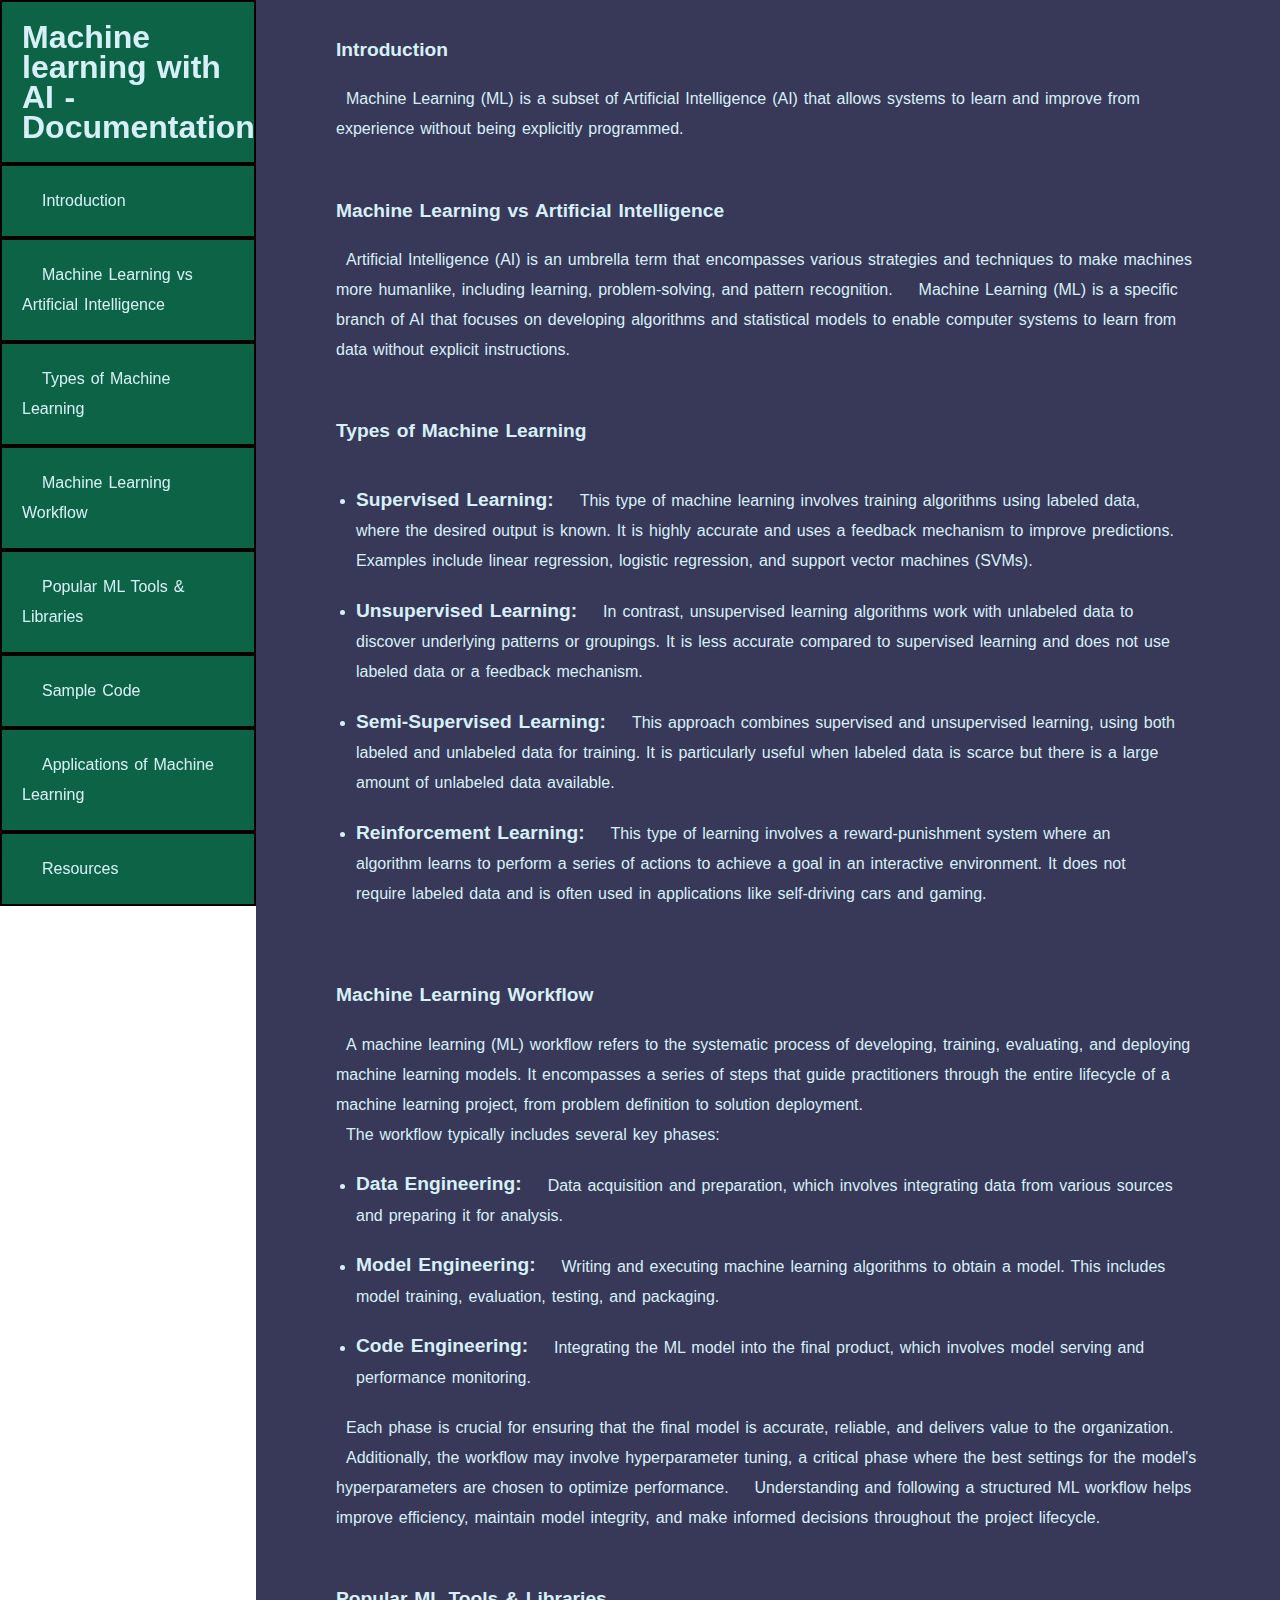
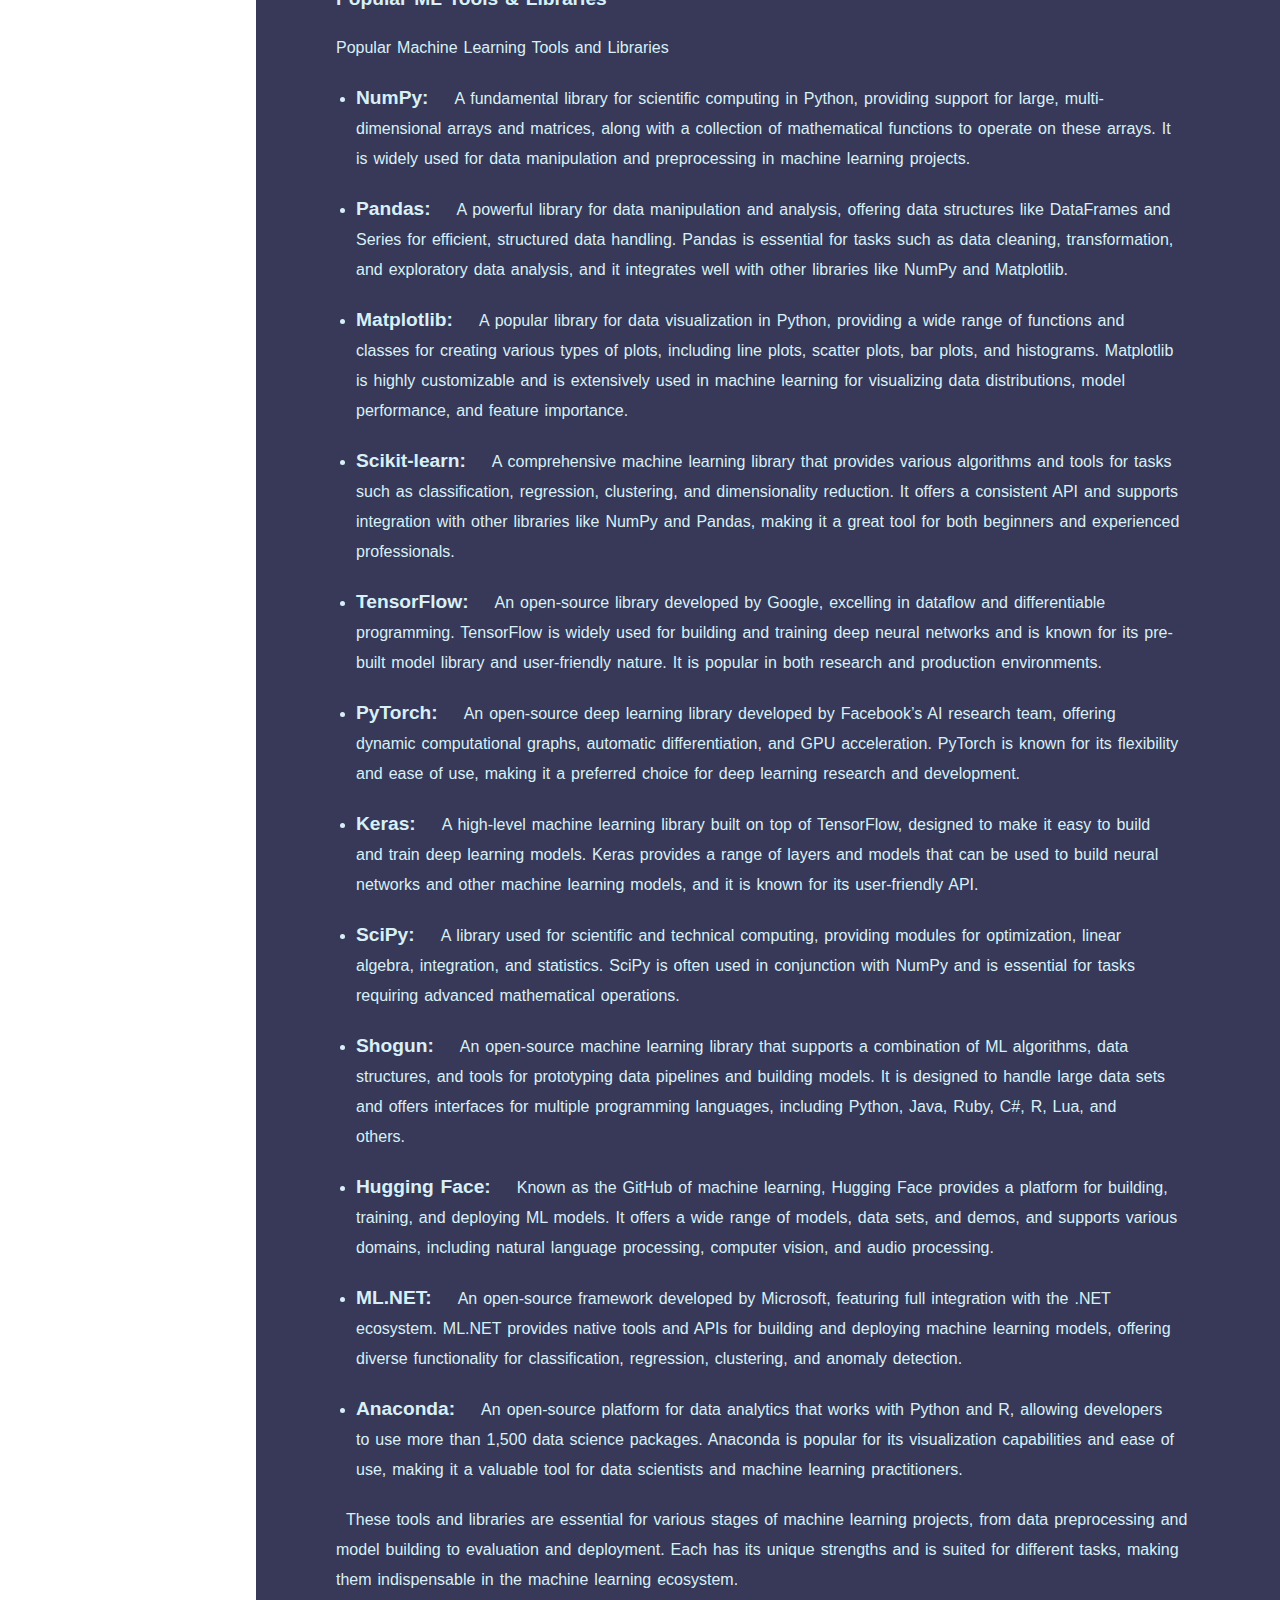
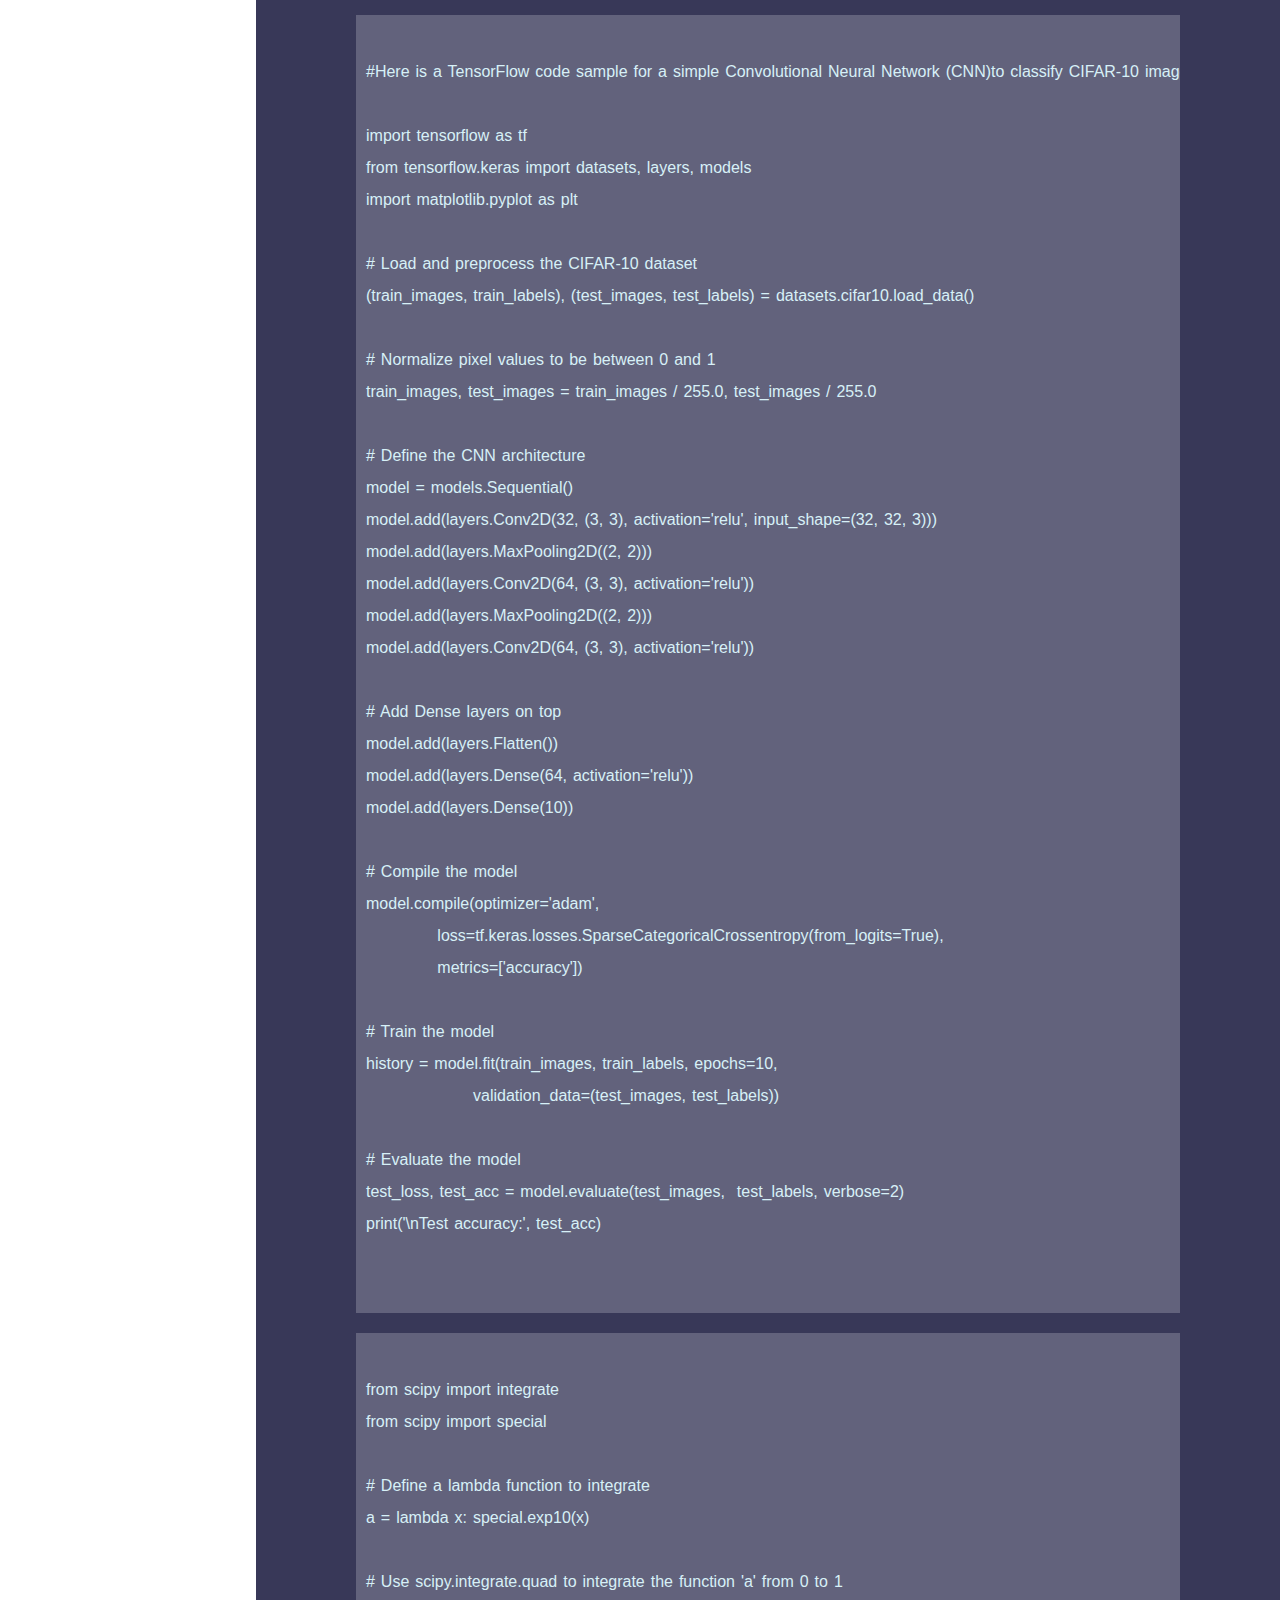
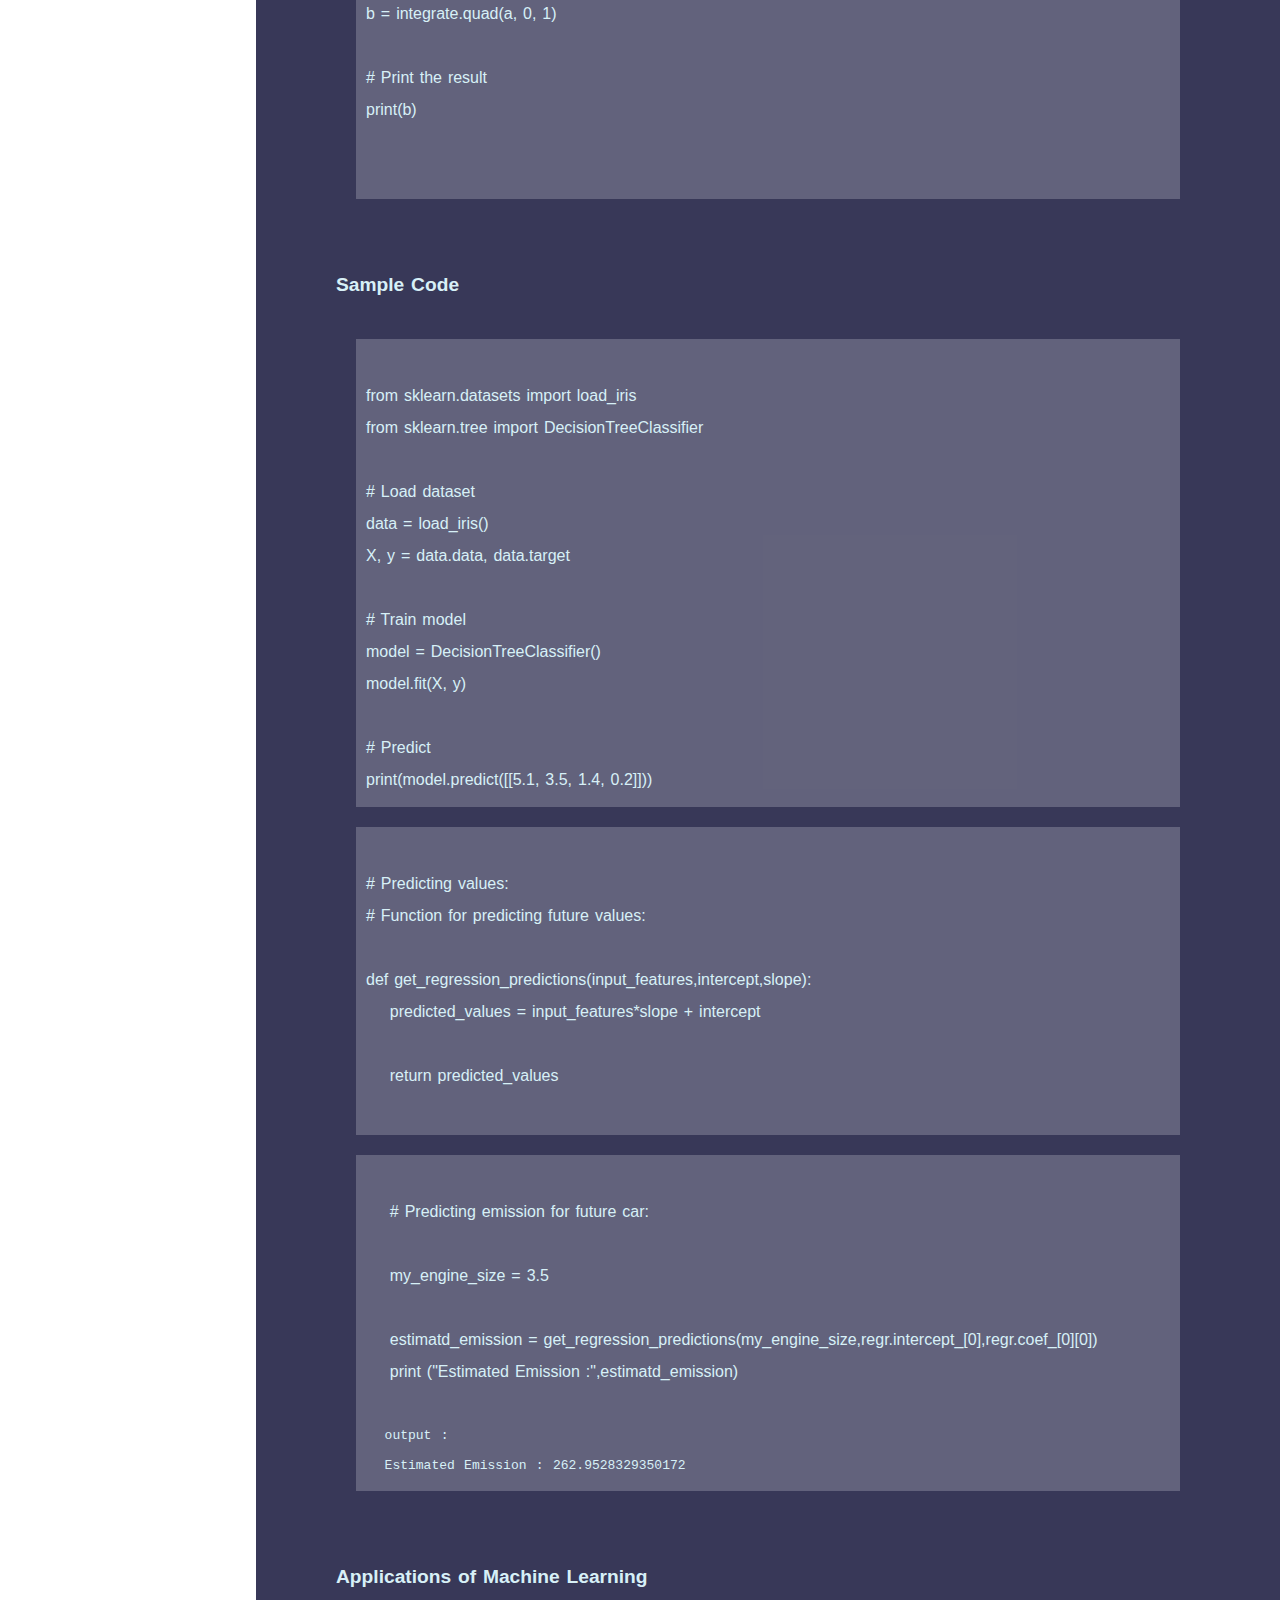
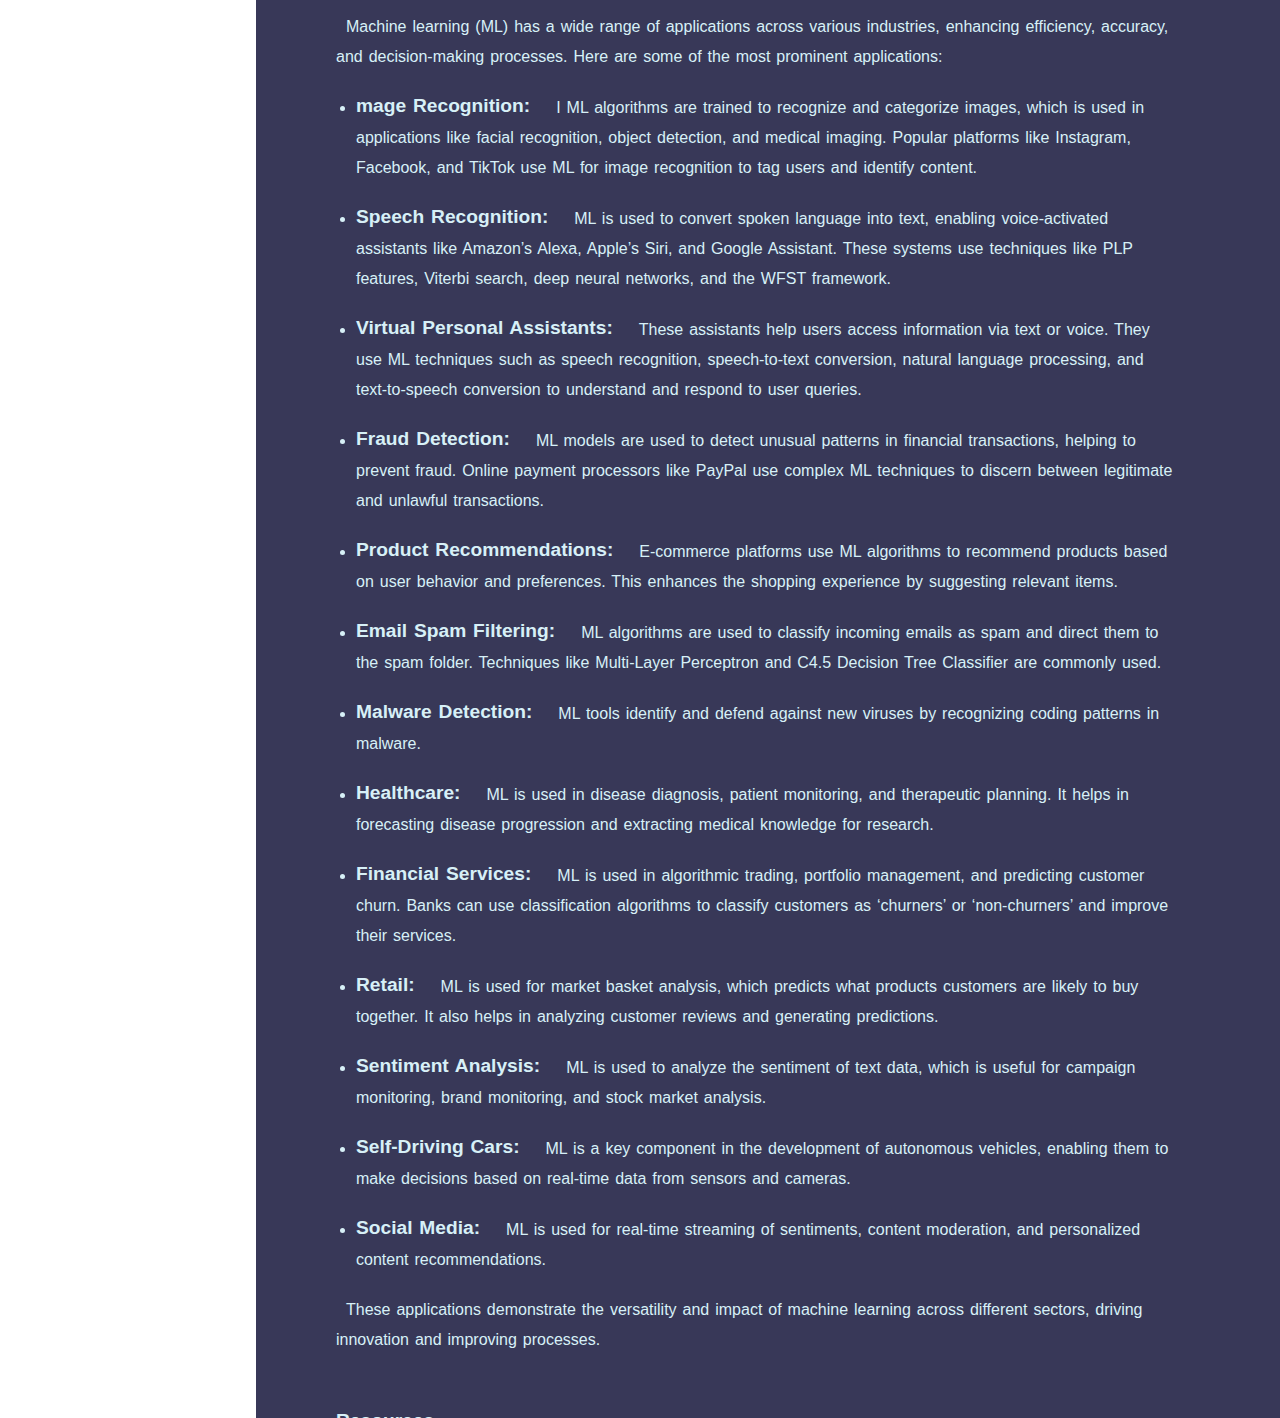
<file: Documentation/index.html>
<!DOCTYPE html>
<html lang="en">

<head>
  <meta charset="UTF-8" />
  <meta name="viewport" content="width=device-width, initial-scale=1.0" />
  <title>Machine Learning with AI - Documentation</title>
  <link rel="stylesheet" href="styles.css">

</head>

<body>
  <nav id="navbar">
    <header id="header">
      <h1>Machine learning with AI - Documentation</h1>
    </header>
    <ul>
      <li><a class="nav-link" href="#Introduction">Introduction</a></li>
      <li><a class="nav-link" href="#Machine_Learning_vs_Artificial_Intelligence">Machine Learning vs Artificial Intelligence</a></li>
      <li><a class="nav-link" href="#types_of_Machine_Learning">Types of Machine Learning</a></li>
      <li><a class="nav-link" href="#Machine_Learning_Workflow">Machine Learning Workflow</a></li>
      <li><a class="nav-link" href="#Popular_ML_Tools_&_Libraries">Popular ML Tools & Libraries</a></li>
      <li><a class="nav-link" href="#Sample_Code">Sample Code</a></li>
      <li><a class="nav-link" href="#applications_of_Machine_Learning">Applications of Machine Learning</a></li>
      <li><a class="nav-link" href="#resources">Resources</a></li>
    </ul>
  </nav>
  <main id="main-doc">
    <section id="Introduction" class="main-section">
      <header>Introduction</header>
      <p>Machine Learning (ML) is a subset of Artificial Intelligence (AI) that allows systems to learn and improve from
        experience without being explicitly programmed.</p>
    </section>

    <section id="Machine_Learning_vs_Artificial_Intelligence" class="main-section">
      <header>Machine Learning vs Artificial Intelligence</header>
      <p>Artificial Intelligence (AI) is an umbrella term that encompasses various strategies and techniques to make
        machines more humanlike, including learning, problem-solving, and pattern recognition.</p>
      <p>Machine Learning (ML) is a specific branch of AI that focuses on developing algorithms and statistical models
        to enable computer systems to learn from data without explicit instructions.</p>
      <!-- <ul>
        <li>AI is the broader concept of machines being able to carry out tasks in a smart way.</li>
        <li>ML is an application of AI that enables systems to learn from data.</li>
      </ul> -->
    </section>

    <section id="types_of_Machine_Learning" class="main-section">
      <header>Types of Machine Learning</header>
      <!-- <ul>
      <li>Supervised Learning</li>
      <li>Unsupervised Learning</li>
      <li>Semi-Supervised Learning</li>
      <li>Reinforcement Learning</li>
    </ul> -->
      <ul>
        <li>
          <header>Supervised Learning:</header>
          <p>This type of machine learning involves training algorithms using labeled data, where the
            desired output is known. It is highly accurate and uses a feedback mechanism to improve predictions.
            Examples
            include linear regression, logistic regression, and support vector machines (SVMs).</p>
        </li>
        <li>
          <header>Unsupervised Learning:</header>
          <p>In contrast, unsupervised learning algorithms work with unlabeled data to discover
            underlying patterns or groupings. It is less accurate compared to supervised learning and does not use
            labeled
            data or a feedback mechanism.</p>
        </li>
        <li>
          <header>Semi-Supervised Learning:</header>
          <p>This approach combines supervised and unsupervised learning, using both labeled and
            unlabeled data for training. It is particularly useful when labeled data is scarce but there is a large
            amount
            of unlabeled data available.</p>
        </li>
        <li>
          <header>Reinforcement Learning:</header>
          <p>This type of learning involves a reward-punishment system where an algorithm learns to
            perform a series of actions to achieve a goal in an interactive environment. It does not require labeled
            data
            and is often used in applications like self-driving cars and gaming.</p>
        </li>
      </ul>
    </section>

    <section id="Machine_Learning_Workflow" class="main-section">
      <header>Machine Learning Workflow</header>
      <p>A machine learning (ML) workflow refers to the systematic process of developing, training, evaluating, and
        deploying machine learning models. It encompasses a series of steps that guide practitioners through the entire
        lifecycle of a machine learning project, from problem definition to solution deployment.</p><br>
      <p>The workflow typically includes several key phases:</p>
      <ul>
        <li>
          <header>Data Engineering:</header>
          <p>Data acquisition and preparation, which involves integrating data from various sources and
            preparing it for analysis.</p>
        </li>
        <li>
          <header>Model Engineering:</header>
          <p>Writing and executing machine learning algorithms to obtain a model. This includes model
            training, evaluation, testing, and packaging.</p>
        </li>
        <li>
          <header>Code Engineering:</header>
          <p>Integrating the ML model into the final product, which involves model serving and
            performance monitoring.</p>
        </li>
      </ul>
      <p>Each phase is crucial for ensuring that the final model is accurate, reliable, and delivers value to the
        organization.</p>
      <p>Additionally, the workflow may involve hyperparameter tuning, a critical phase where the best settings for the
        model's hyperparameters are chosen to optimize performance.</p>
      <p>Understanding and following a structured ML workflow helps improve efficiency, maintain model integrity, and
        make informed decisions throughout the project lifecycle.</p>








      <!-- <ul>
        <li>Data Collection</li>
        <li>Data Preprocessing</li>
        <li>Model Selection</li>
        <li>Training</li>
        <li>Evaluation</li>
        <li>Deployment</li>
      </ul> -->
    </section>

    <section id="Popular_ML_Tools_&_Libraries" class="main-section">
      <header>Popular ML Tools & Libraries</header>
      <ul>

        <head>Popular Machine Learning Tools and Libraries</head>
        <li>
          <header>NumPy:</header>
          <p> A fundamental library for scientific computing in Python, providing support for large, multi-dimensional
            arrays and matrices, along with a collection of mathematical functions to operate on these arrays. It is
            widely used for data manipulation and preprocessing in machine learning projects.</p>
        </li>
        <li>
          <header>Pandas:</header>
          <p> A powerful library for data manipulation and analysis, offering data structures like DataFrames and Series
            for efficient, structured data handling. Pandas is essential for tasks such as data cleaning,
            transformation, and exploratory data analysis, and it integrates well with other libraries like NumPy and
            Matplotlib.</p>
        </li>
        <li>
          <header>Matplotlib:</header>
          <p> A popular library for data visualization in Python, providing a wide range of functions and classes for
            creating various types of plots, including line plots, scatter plots, bar plots, and histograms. Matplotlib
            is highly customizable and is extensively used in machine learning for visualizing data distributions, model
            performance, and feature importance.</p>
        </li>
        <li>
          <header>Scikit-learn:</header>
          <p> A comprehensive machine learning library that provides various algorithms and tools for tasks such as
            classification, regression, clustering, and dimensionality reduction. It offers a consistent API and
            supports integration with other libraries like NumPy and Pandas, making it a great tool for both beginners
            and experienced professionals.</p>
        </li>
        <li>
          <header>TensorFlow:</header>
          <p> An open-source library developed by Google, excelling in dataflow and differentiable programming.
            TensorFlow is widely used for building and training deep neural networks and is known for its pre-built
            model library and user-friendly nature. It is popular in both research and production environments.</p>
        </li>
        
        <li>
          <header>PyTorch:</header>
          <p> An open-source deep learning library developed by Facebook’s AI research team, offering dynamic
            computational graphs, automatic differentiation, and GPU acceleration. PyTorch is known for its flexibility
            and ease of use, making it a preferred choice for deep learning research and development.</p>
        </li>
        <li>
          <header>Keras:</header>
          <p> A high-level machine learning library built on top of TensorFlow, designed to make it easy to build and
            train deep learning models. Keras provides a range of layers and models that can be used to build neural
            networks and other machine learning models, and it is known for its user-friendly API.</p>
        </li>
        <li>
          <header>SciPy:</header>
          <p> A library used for scientific and technical computing, providing modules for optimization, linear algebra,
            integration, and statistics. SciPy is often used in conjunction with NumPy and is essential for tasks
            requiring advanced mathematical operations.</p>
        </li>
        
        <li>
          <header>Shogun:</header>
          <p> An open-source machine learning library that supports a combination of ML algorithms, data structures, and
            tools for prototyping data pipelines and building models. It is designed to handle large data sets and
            offers interfaces for multiple programming languages, including Python, Java, Ruby, C#, R, Lua, and others.
          </p>
        </li>
        <li>
          <header>Hugging Face:</header>
          <p>Known as the GitHub of machine learning, Hugging Face provides a platform for building, training, and
            deploying ML models. It offers a wide range of models, data sets, and demos, and supports various domains,
            including natural language processing, computer vision, and audio processing.</p>
        </li>
        <li>
          <header>ML.NET:</header>
          <p> An open-source framework developed by Microsoft, featuring full integration with the .NET ecosystem.
            ML.NET provides native tools and APIs for building and deploying machine learning models, offering diverse
            functionality for classification, regression, clustering, and anomaly detection.</p>
        </li>
        <li>
          <header>Anaconda:</header>
          <p> An open-source platform for data analytics that works with Python and R, allowing developers to use more
            than 1,500 data science packages. Anaconda is popular for its visualization capabilities and ease of use,
            making it a valuable tool for data scientists and machine learning practitioners.</p>
        </li>
      </ul>
      <p>These tools and libraries are essential for various stages of machine learning projects, from data
        preprocessing and model building to evaluation and deployment. Each has its unique strengths and is suited for
        different tasks, making them indispensable in the machine learning ecosystem.
      </p>
      <pre>
        <code>
#Here is a TensorFlow code sample for a simple Convolutional Neural Network (CNN)to classify CIFAR-10 images:

import tensorflow as tf
from tensorflow.keras import datasets, layers, models
import matplotlib.pyplot as plt

# Load and preprocess the CIFAR-10 dataset
(train_images, train_labels), (test_images, test_labels) = datasets.cifar10.load_data()

# Normalize pixel values to be between 0 and 1
train_images, test_images = train_images / 255.0, test_images / 255.0

# Define the CNN architecture
model = models.Sequential()
model.add(layers.Conv2D(32, (3, 3), activation='relu', input_shape=(32, 32, 3)))
model.add(layers.MaxPooling2D((2, 2)))
model.add(layers.Conv2D(64, (3, 3), activation='relu'))
model.add(layers.MaxPooling2D((2, 2)))
model.add(layers.Conv2D(64, (3, 3), activation='relu'))

# Add Dense layers on top
model.add(layers.Flatten())
model.add(layers.Dense(64, activation='relu'))
model.add(layers.Dense(10))

# Compile the model
model.compile(optimizer='adam',
            loss=tf.keras.losses.SparseCategoricalCrossentropy(from_logits=True),
            metrics=['accuracy'])

# Train the model
history = model.fit(train_images, train_labels, epochs=10, 
                  validation_data=(test_images, test_labels))

# Evaluate the model
test_loss, test_acc = model.evaluate(test_images,  test_labels, verbose=2)
print('\nTest accuracy:', test_acc)
        </code>
      </pre>
      <pre>
        <code>
from scipy import integrate
from scipy import special

# Define a lambda function to integrate
a = lambda x: special.exp10(x)

# Use scipy.integrate.quad to integrate the function 'a' from 0 to 1
b = integrate.quad(a, 0, 1)

# Print the result
print(b)
        </code>
      </pre>
      <!-- <ul>
        <li>Python</li>
        <li>Scikit-learn</li>
        <li>TensorFlow</li>
        <li>PyTorch</li>
        <li>Pandas & NumPy</li>
      </ul> -->
    </section>

    <section id="Sample_Code" class="main-section">
      <header>Sample Code</header>
      <pre><code>
from sklearn.datasets import load_iris
from sklearn.tree import DecisionTreeClassifier

# Load dataset
data = load_iris()
X, y = data.data, data.target

# Train model
model = DecisionTreeClassifier()
model.fit(X, y)

# Predict
print(model.predict([[5.1, 3.5, 1.4, 0.2]]))</code></pre>

<pre>
  <code>
# Predicting values:
# Function for predicting future values:
    
def get_regression_predictions(input_features,intercept,slope):
    predicted_values = input_features*slope + intercept

    return predicted_values
  </code>
</pre>

<pre>
  <code>
    # Predicting emission for future car:

    my_engine_size = 3.5
    
    estimatd_emission = get_regression_predictions(my_engine_size,regr.intercept_[0],regr.coef_[0][0])
    print ("Estimated Emission :",estimatd_emission)
  </code>
  output : 
  Estimated Emission : 262.9528329350172
</pre>
    </section>

    <section id="applications_of_Machine_Learning" class="main-section">
      <header>Applications of Machine Learning</header>
      <p>Machine learning (ML) has a wide range of applications across various industries, enhancing efficiency,
        accuracy, and decision-making processes. Here are some of the most prominent applications:</p>
      <ul>
        <li>
          <header>mage Recognition:</header>
          <p>I ML algorithms are trained to recognize and categorize images, which is used in applications like facial
            recognition, object detection, and medical imaging. Popular platforms like Instagram, Facebook, and TikTok
            use ML for image recognition to tag users and identify content. </p>
        </li>
        <li>
          <header>Speech Recognition:</header>
          <p>ML is used to convert spoken language into text, enabling voice-activated assistants like Amazon’s Alexa,
            Apple’s Siri, and Google Assistant. These systems use techniques like PLP features, Viterbi search, deep
            neural networks, and the WFST framework. </p>
        </li>
        <li>
          <header>Virtual Personal Assistants:</header>
          <p>These assistants help users access information via text or voice. They use ML techniques such as speech
            recognition, speech-to-text conversion, natural language processing, and text-to-speech conversion to
            understand and respond to user queries. </p>
        </li>
        <li>
          <header>Fraud Detection:</header>
          <p>ML models are used to detect unusual patterns in financial transactions, helping to prevent fraud. Online
            payment processors like PayPal use complex ML techniques to discern between legitimate and unlawful
            transactions. </p>
        </li>
        <li>
          <header>Product Recommendations:</header>
          <p>E-commerce platforms use ML algorithms to recommend products based on user behavior and preferences. This
            enhances the shopping experience by suggesting relevant items. </p>
        </li>
        <li>
          <header>Email Spam Filtering:</header>
          <p>ML algorithms are used to classify incoming emails as spam and direct them to the spam folder. Techniques
            like Multi-Layer Perceptron and C4.5 Decision Tree Classifier are commonly used. </p>
        </li>
        <li>
          <header>Malware Detection:</header>
          <p>ML tools identify and defend against new viruses by recognizing coding patterns in malware. </p>
        </li>
        <li>
          <header>Healthcare:</header>
          <p>ML is used in disease diagnosis, patient monitoring, and therapeutic planning. It helps in forecasting
            disease progression and extracting medical knowledge for research. </p>
        </li>
        <li>
          <header>Financial Services:</header>
          <p>ML is used in algorithmic trading, portfolio management, and predicting customer churn. Banks can use
            classification algorithms to classify customers as ‘churners’ or ‘non-churners’ and improve their services.
          </p>
        </li>
        <li>
          <header>Retail:</header>
          <p>ML is used for market basket analysis, which predicts what products customers are likely to buy together.
            It also helps in analyzing customer reviews and generating predictions. </p>
        </li>
        <li>
          <header>Sentiment Analysis:</header>
          <p>ML is used to analyze the sentiment of text data, which is useful for campaign monitoring, brand
            monitoring, and stock market analysis. </p>
        </li>
        <li>
          <header>Self-Driving Cars:</header>
          <p>ML is a key component in the development of autonomous vehicles, enabling them to make decisions based on
            real-time data from sensors and cameras. </p>
        </li>
        <li>
          <header>Social Media:</header>
          <p>ML is used for real-time streaming of sentiments, content moderation, and personalized content
            recommendations. </p>
        </li>
      </ul>

      <p>These applications demonstrate the versatility and impact of machine learning across different sectors, driving
        innovation and improving processes.</p>
      <!-- <ul>
        <li>Speech Recognition</li>
        <li>Image and Video Analysis</li>
        <li>Recommendation Systems</li>
        <li>Fraud Detection</li>
        <li>Medical Diagnosis</li>
      </ul> -->
    </section>

    <section id="resources" class="main-section">
      <header>Resources</header>
      <ul>
        <li><a href="https://scikit-learn.org/" target="_blank">Scikit-learn Documentation</a></li>
        <li><a href="https://www.tensorflow.org/" target="_blank">TensorFlow</a></li>
        <li><a href="https://pytorch.org/" target="_blank">PyTorch</a></li>
        <li><a href="https://www.kaggle.com/" target="_blank">Kaggle</a></li>
      </ul>
    </section>
  </main>
</body>

</html>
</file>
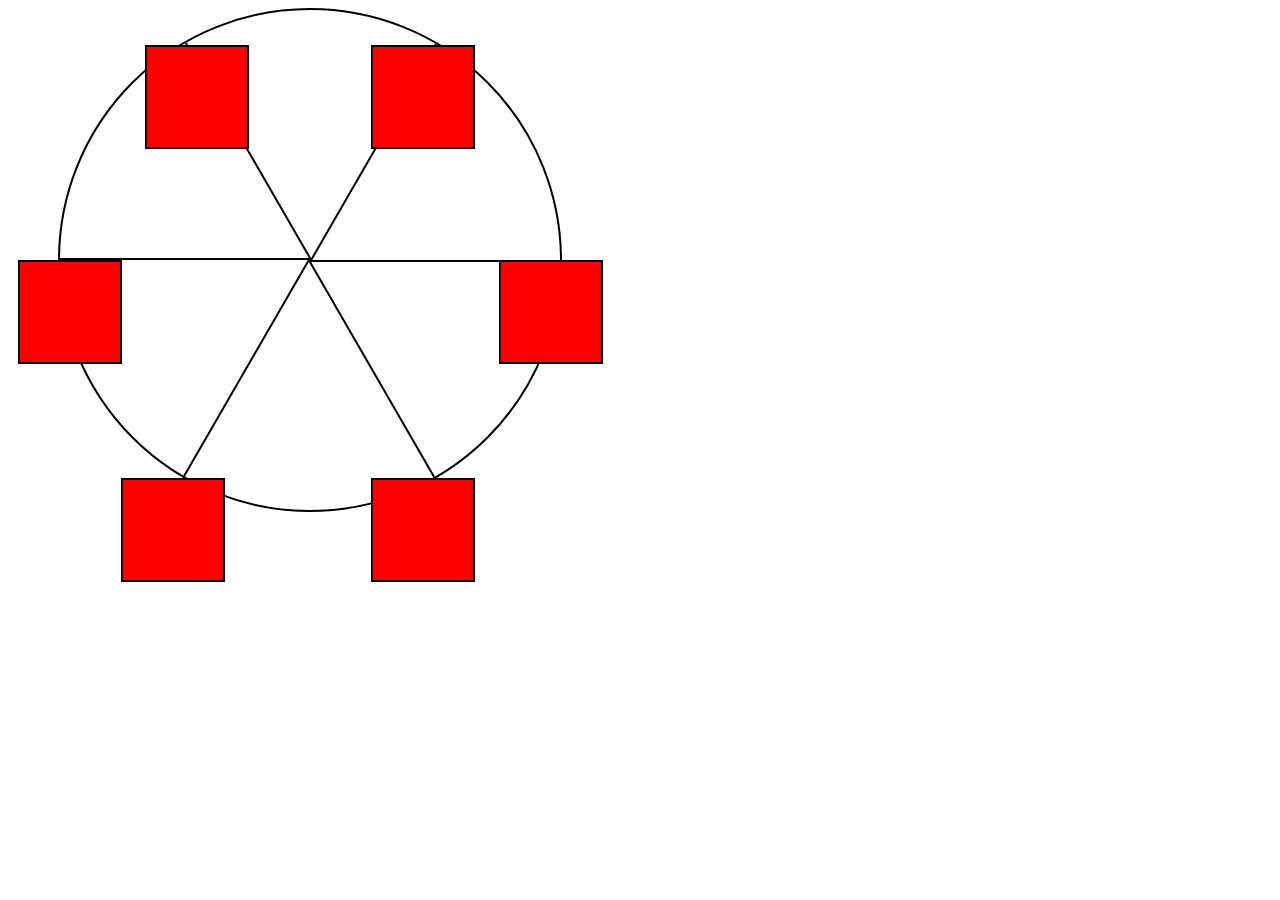
<file: feeries wheel/index.html>
<!DOCTYPE html>
<html lang="en">
  <head>
    <meta charset="UTF-8">
    <title>Ferris Wheel</title>
    <link rel="stylesheet" href="./styles.css">
  </head>
  <body>
    <div class="wheel">
      <span class="line"></span>
      <span class="line"></span>
      <span class="line"></span>
      <span class="line"></span>
      <span class="line"></span>
      <span class="line"></span>
      <div class="cabin"></div>
      <div class="cabin"></div>
      <div class="cabin"></div>
      <div class="cabin"></div>
      <div class="cabin"></div>
      <div class="cabin"></div>
    </div>
  </body>
</html>
</file>
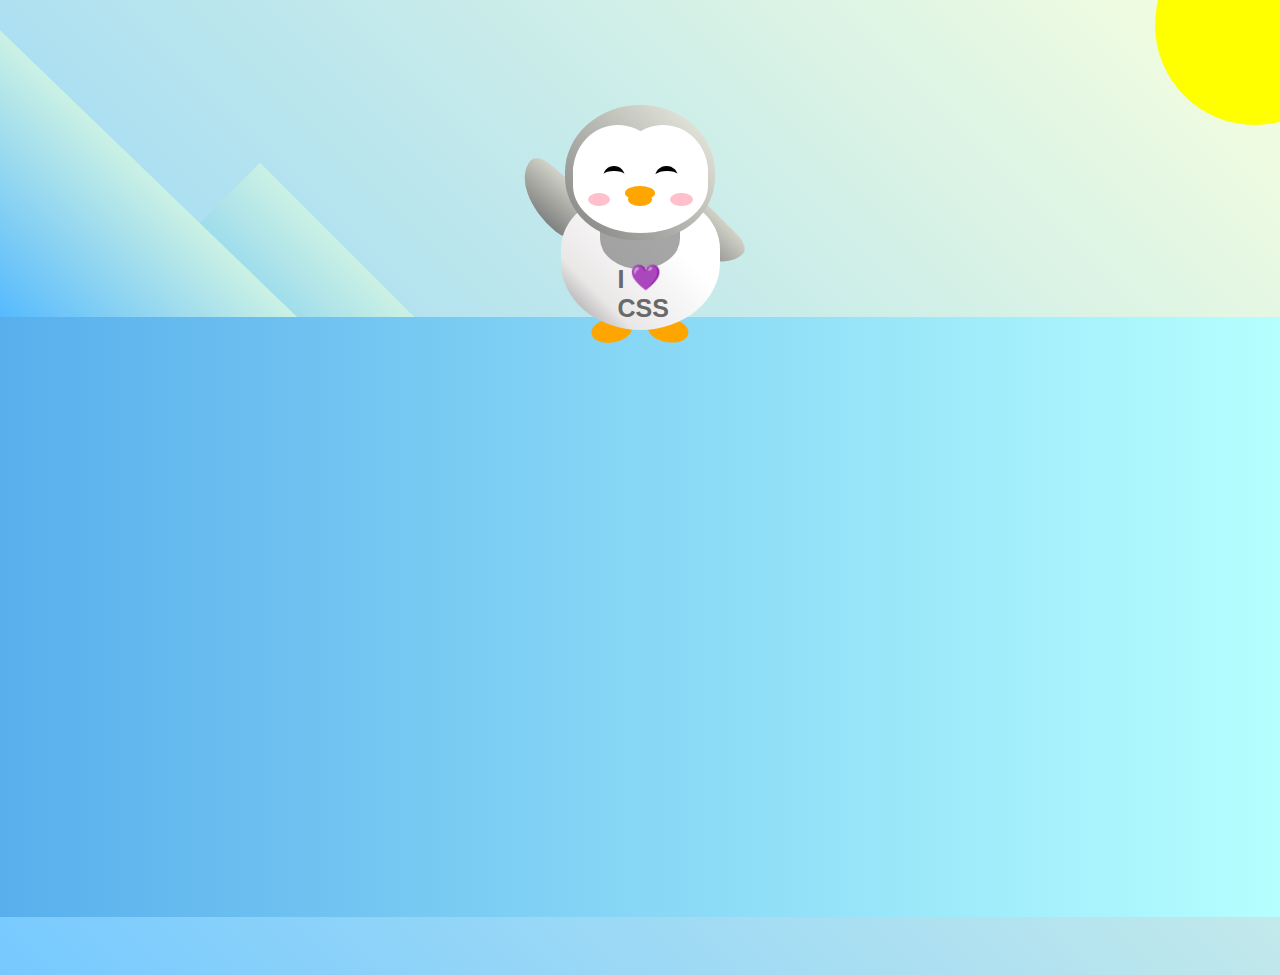
<file: penguin/index.html>
<!DOCTYPE html>
<html lang="en">
  <head>
    <meta charset="UTF-8" />
    <link rel="stylesheet" href="./styles.css" />
    <title>Penguin</title>
    <meta name="viewport" content="width=device-width, initial-scale=1.0" />
  </head>
  <body>
    <div class="left-mountain"></div>
    <div class="back-mountain"></div>
    <div class="sun"></div>
    <div class="penguin">
      <div class="penguin-head">
        <div class="face left"></div>
        <div class="face right"></div>
        <div class="chin"></div>
        <div class="eye left">
          <div class="eye-lid"></div>
        </div>
        <div class="eye right">
          <div class="eye-lid"></div>
        </div>
        <div class="blush left"></div>
        <div class="blush right"></div>
        <div class="beak top"></div>
        <div class="beak bottom"></div>
      </div>
      <div class="shirt">
        <div>💜</div>
        <p>I CSS</p>
      </div> 
      <div class="penguin-body">
        <div class="arm left"></div>
        <div class="arm right"></div>
        <div class="foot left"></div>
        <div class="foot right"></div>
      </div>
    </div>
    <div class="ground"></div>
  </body>
</html>
</file>
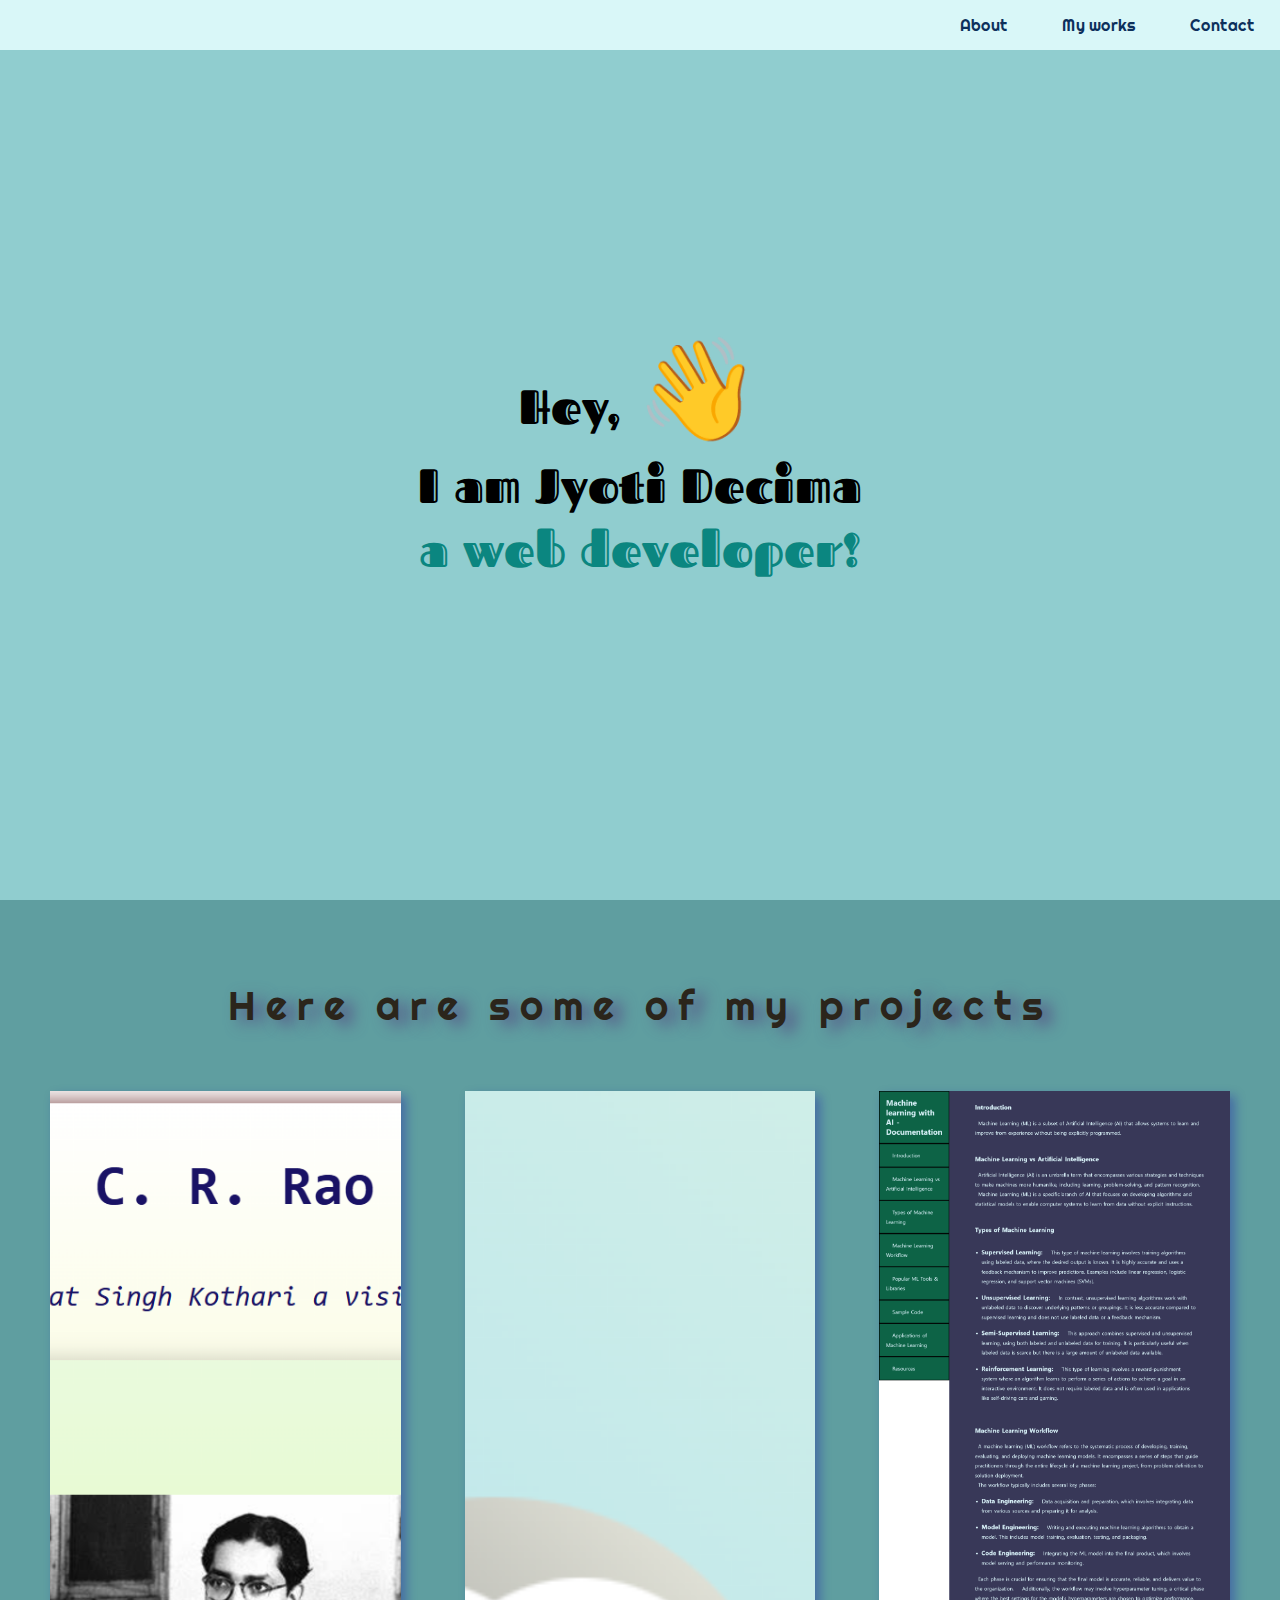
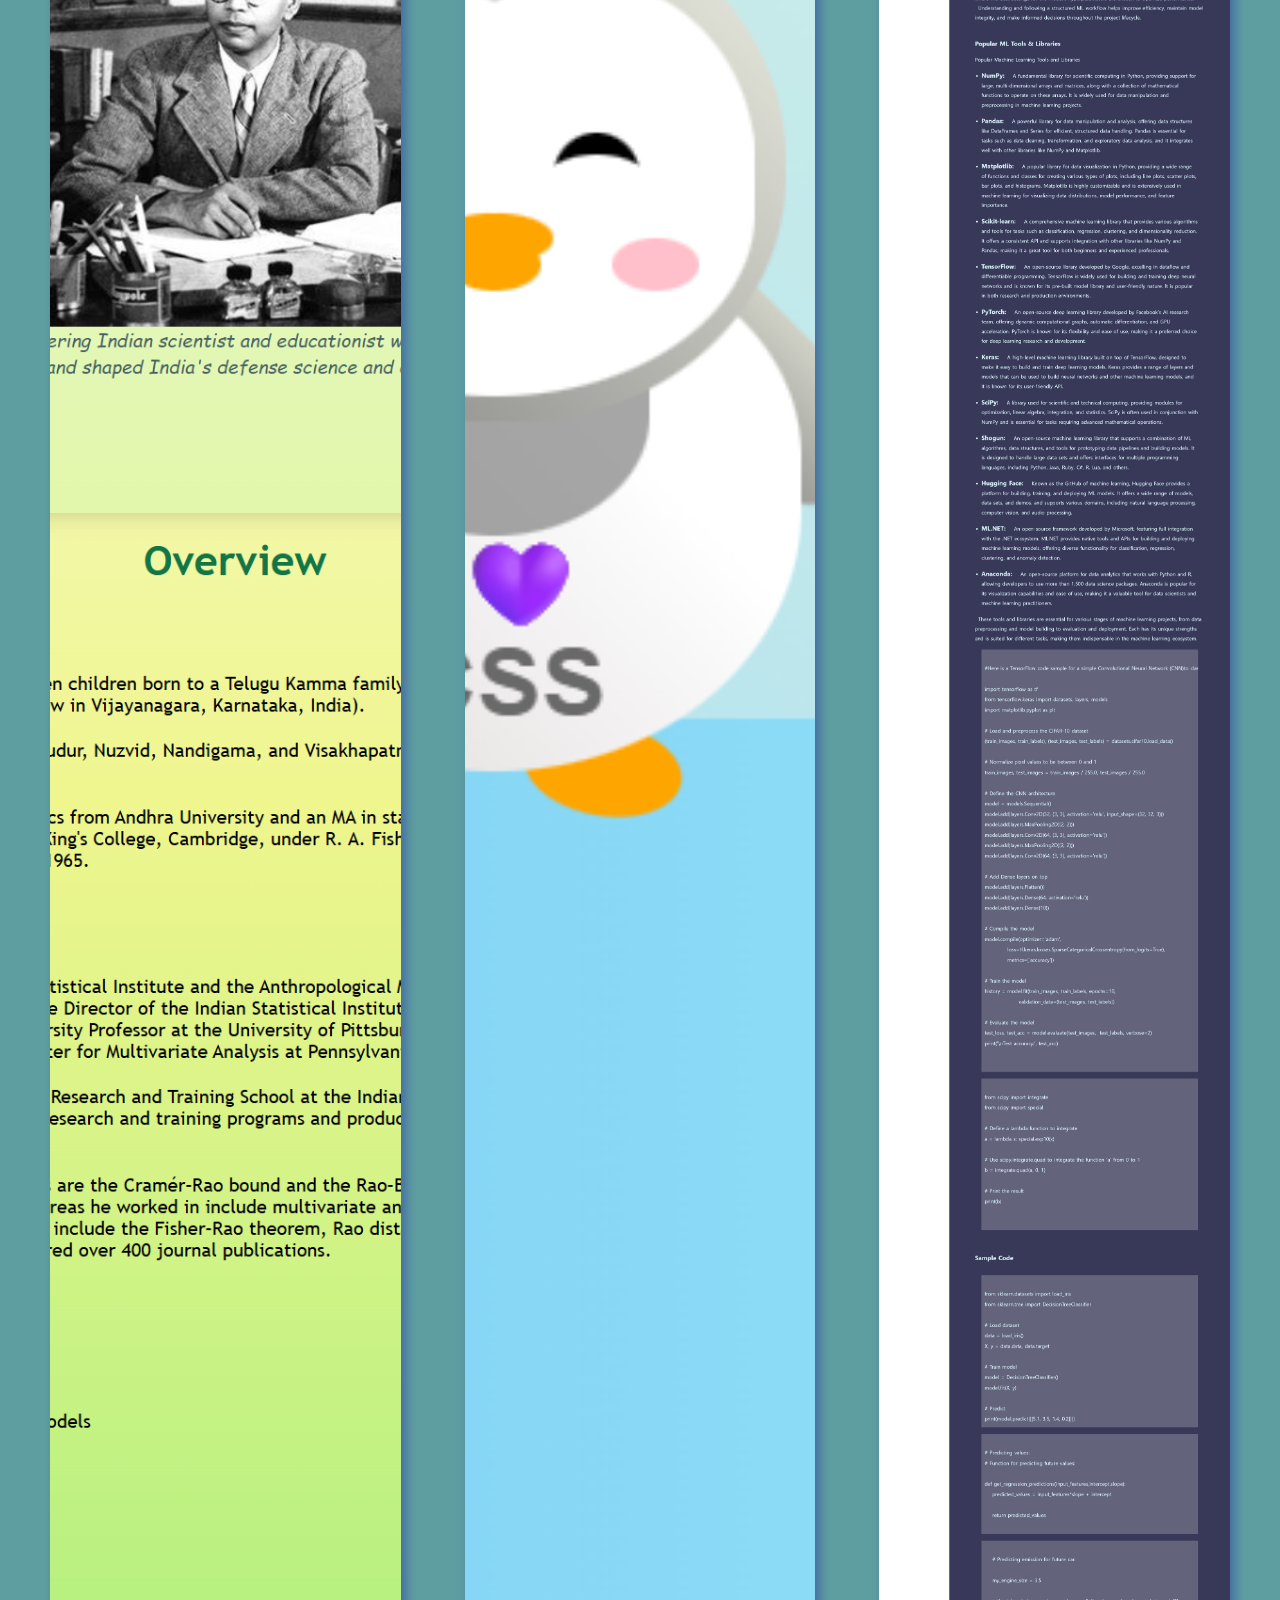
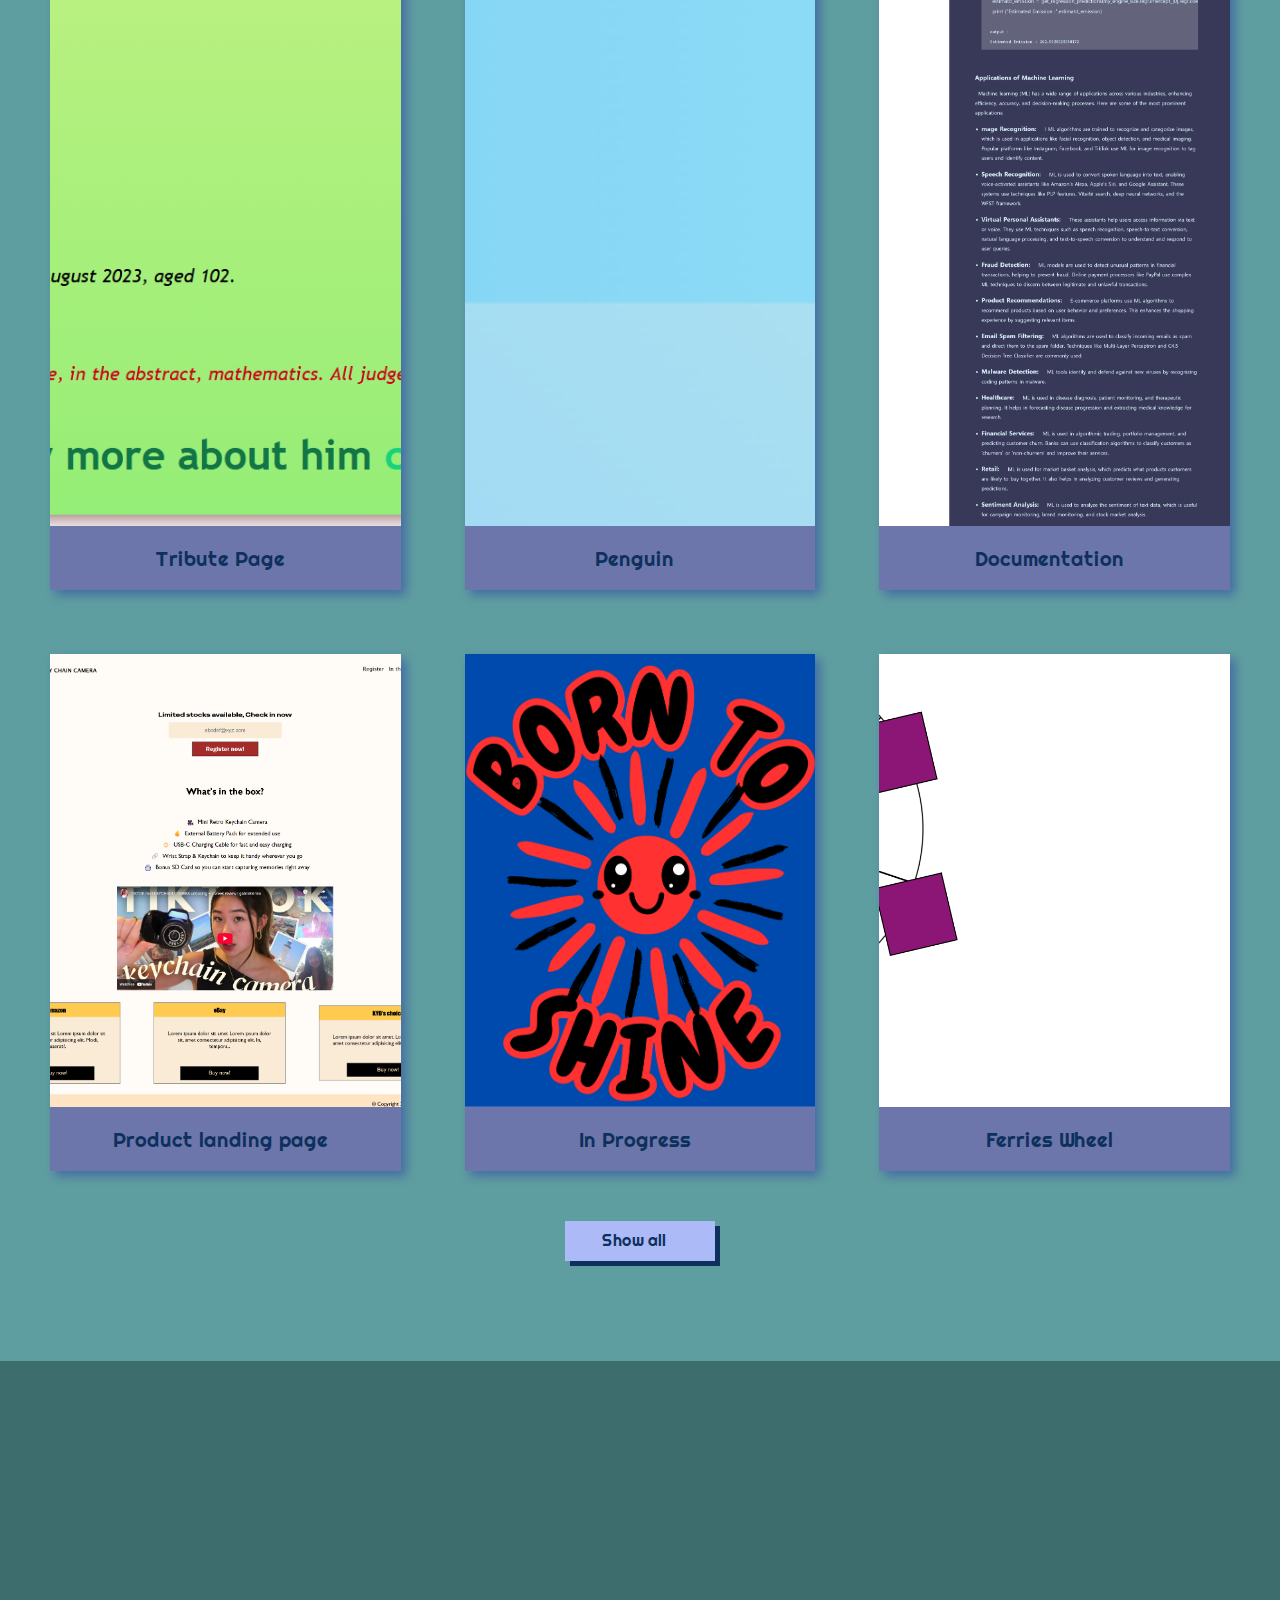
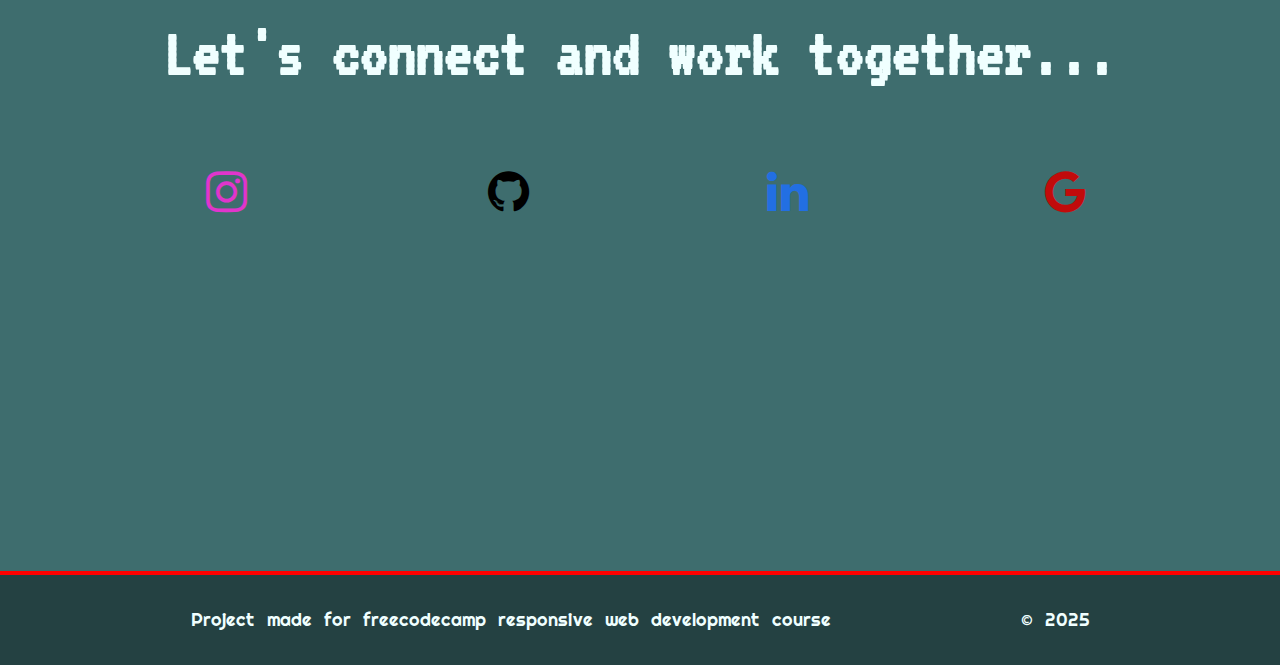
<file: portfolio/index.html>
<!DOCTYPE html>
<html lang="en">

<head>
    <meta charset="UTF-8">
    <meta name="viewport" content="width=device-width, initial-scale=1.0">
    <title>Jyoti Dercima - Portfolio</title>
    <link rel="stylesheet" href="https://cdnjs.cloudflare.com/ajax/libs/font-awesome/4.7.0/css/font-awesome.min.css">
    <link rel="stylesheet" href="styles.css">
    <link rel="preconnect" href="https://fonts.googleapis.com">
<link rel="preconnect" href="https://fonts.gstatic.com" crossorigin>
<link href="https://fonts.googleapis.com/css2?family=Fascinate+Inline&family=Righteous&family=Source+Serif+4:ital,opsz,wght@0,8..60,200..900;1,8..60,200..900&family=Special+Gothic+Expanded+One&family=VT323&display=swap" rel="stylesheet">

</head>

<body>
    <div>
        <nav id="navbar" class="nav">
            <ul>
                <li><a href="#welcome-section">About</a></li>
                <li><a href="#projects">My works</a></li>
                <li><a href="#contact">Contact</a></li>
            </ul>
        </nav>
    </div>
    <main>

        <section id="welcome-section" class="about">
            <h1>Hey, <span  class="waving-hand" style='font-size:100px;'>&#128075;</span>
            </h1>
            <h1>I am Jyoti Decima</h1>
            <p class="welcome">a web developer!</p>

        </section>
        <section id="projects">

            <head>
                <h1>Here are some of my projects</h1>
            </head>
            <div class="project-div">


                <a href="" target="_blank" class="project-tile"><img src="assets/tribute.png" alt="project1" class="project-image"><p class="project-title"><span class="code">< </span> Tribute Page<span class="code"> /></span></p></a>


                <a href="https://codepen.io/freeCodeCamp/full/wGqEga" target="_blank" class="project-tile"><img src="assets/penguin.png" alt="project2" class="project-image"><p class="project-title"><span class="code">< </span>Penguin<span class="code"> /></span></p></a>


                <a href="https://codepen.io/freeCodeCamp/full/zNqgVx" target="_blank" class="project-tile"><img src="assets/documentation.png" alt="project3" class="project-image"><p class="project-title"><span class="code">< </span>Documentation<span class="code"> /></span></p></a>

                <a href="https://codepen.io/freeCodeCamp/full/wgGVVX" target="_blank" class="project-tile"><img src="assets/product.png" alt="project4" class="project-image"><p class="project-title"><span class="code">< </span>Product landing page<span class="code"> /></span></p></a>

                <a href="https://codepen.io/freeCodeCamp/full/KzXQgy" target="_blank" class="project-tile"><img src="./BORN TO.png" alt="project5" class="project-image"><p class="project-title"><span class="code">< </span>In Progress<span class="code"> /></span></p></a>

                <a href="" target="_blank" class="project-tile"><img src="assets/wheel.png" alt="project6" class="project-image"><p class="project-title"><span class="code">< </span>Ferries Wheel<span class="code"> /></span></p></a>
            </div>
            <div>
                <a href="" class="btn show_all">Show all<span class="code-show"> > </span></a>
            </div>
        </section>
        <section id="contact">
            <h1>Let's connect and work together...</h1>
            <ul class="connect">
                <li><a id="profile-link" href="https://www.instagram.com/" class="fa fa-instagram icon connect1" target="_blank"><span class="connect-text">Instagram</span></a>
                </li>
                <li><a id="profile-link" href="https://github.com/" class="fa fa-github icon connect2" target="_blank"><span class="connect-text">Github</span></a></li>
                <li><a id="profile-link" href="https://www.linkedin.com/" class="fa fa-linkedin icon connect3" target="_blank"><span class="connect-text">Linkedin</span></a>
                </li>
                <li><a id="profile-link" href="https://www.gmail.com/" class="fa fa-google icon connect4" target="_blank"><span class="connect-text">Gmail</span></a></li>
            </ul>
        </section>

    </main>
    <div>
        <footer id="footer">
            <p>Project made for freecodecamp responsive web development course </p>
            <p>&copy 2025 </p>
        </footer>
    </div>
</body>

</html>
</file>
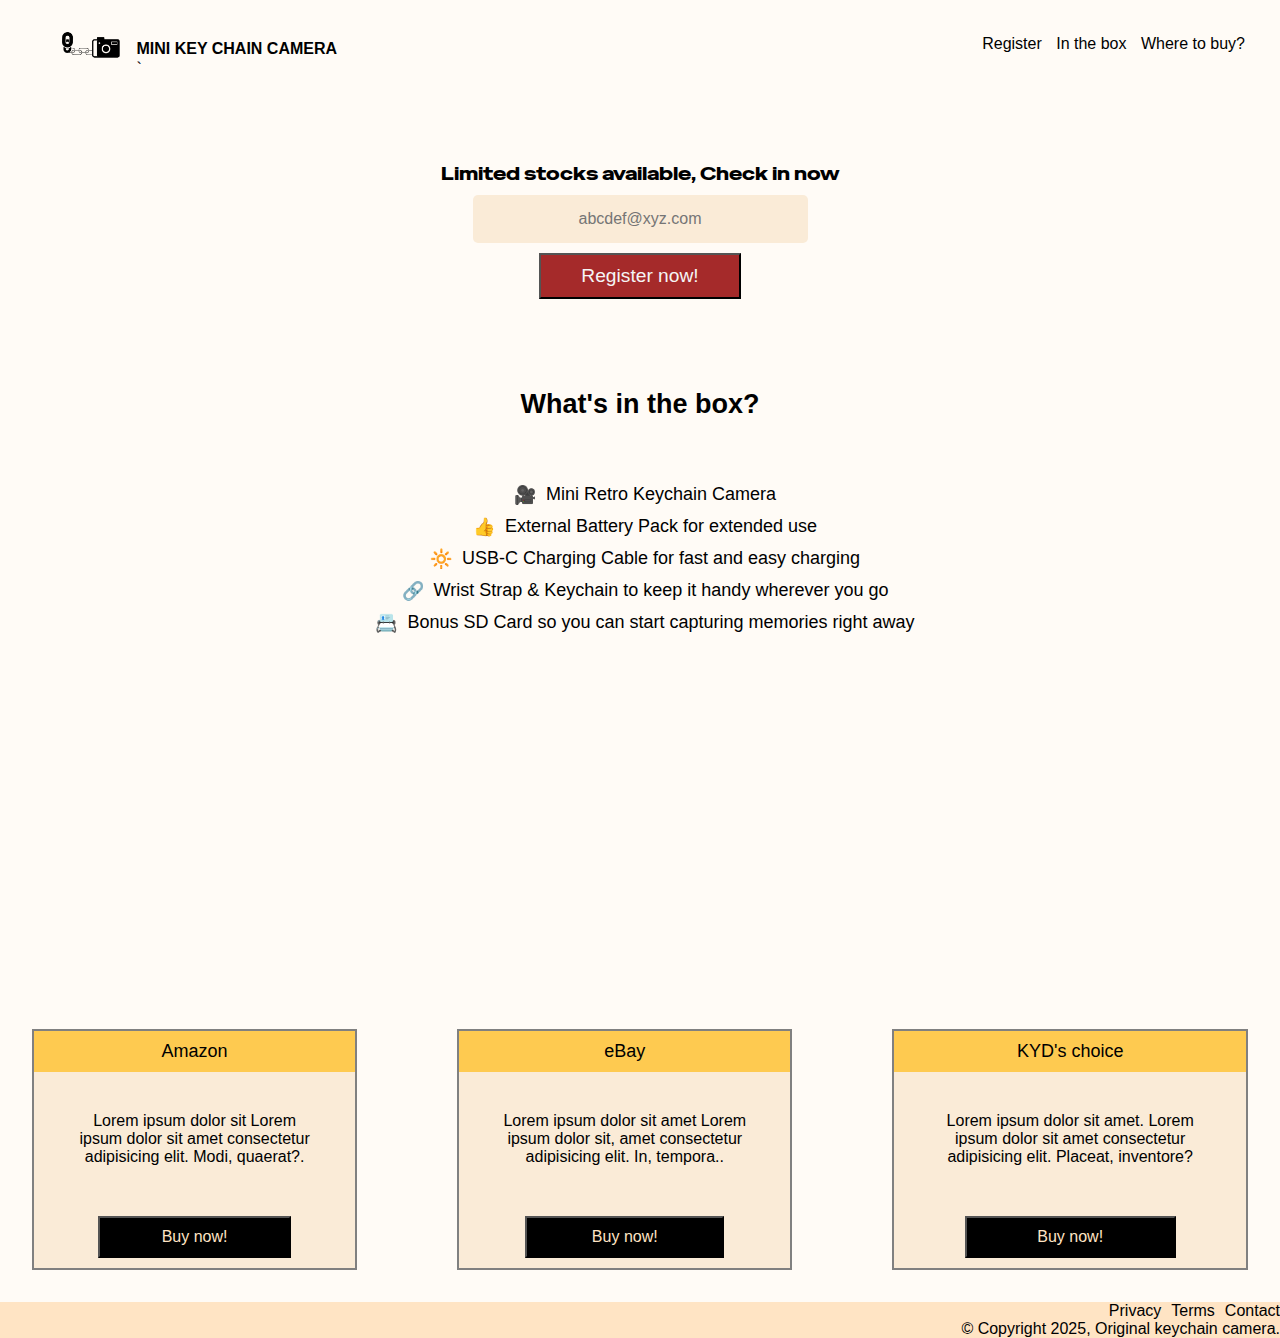
<file: product landing page/index.html>
<!DOCTYPE html>
<html lang="en">

<head>
    <meta charset="UTF-8">
    <meta name="viewport" content="width=device-width, initial-scale=1.0">
    <title>Product landing page</title>
    <link rel="stylesheet" href="styles.css">
    <link rel="preconnect" href="https://fonts.googleapis.com">
    <link rel="preconnect" href="https://fonts.gstatic.com" crossorigin>
    <link href="https://fonts.googleapis.com/css2?family=Special+Gothic+Expanded+One&display=swap" rel="stylesheet">

</head>

<body>
    <header id="header">
        <div>
            <img src="logo key chain.png" alt="logo" id="header-img">
            <h1>MINI KEY CHAIN CAMERA</h1>
            `
        </div>
        <div>
            <nav id="nav-bar">
                <ul>
                    <li><a class="nav-link" href="#form">Register</a></li>
                    <li><a class="nav-link" href="#box">In the box</a></li>
                    <li><a class="nav-link" href="#buy">Where to buy?</a></li>
                </ul>
            </nav>
        </div>
    </header>
    <main>
        <form action="https://www.freecodecamp.com/email-submit" id="form">
            <label for="email">Limited stocks available, Check in now</label>
            <input type="email" placeholder="abcdef@xyz.com" name="email" id="email">
            <input type="submit" id="submit" value="Register now!">
        </form>

        <section id="box">
            <h2>What's in the box?</h2>
            <div class="about">
                <div>
                    <icon class="icon i1">&#127909;</icon>
                </div>
                <div class="discrip">Mini Retro Keychain Camera</div>
            </div>
            <div class="about">
                <div>
                    <icon class="icon i2">&#128077</icon>
                </div>
                <div class="discrip">External Battery Pack for extended use</div>
            </div>
            <div class="about">
                <div>
                    <icon class="icon i3">&#128262</icon>
                </div>
                <div class="discrip">USB-C Charging Cable for fast and easy charging</div>
            </div>
            <div class="about">
                <div>
                    <icon class="icon i4">&#128279</icon>
                </div>
                <div class="discrip">Wrist Strap & Keychain to keep it handy wherever you go</div>
            </div>
            <div class="about">
                <div>
                    <icon class="icon i5">&#128199</icon>
                </div>
                <div class="discrip">Bonus SD Card so you can start capturing memories right away</div>
            </div>
            <!-- <ul>
                <li>Mini Retro Keychain Camera</li>
                <li>External Battery Pack for extended use</li>
                <li>USB-C Charging Cable for fast and easy charging</li>
                <li>Wrist Strap & Keychain to keep it handy wherever you go</li>
                <li>Bonus SD Card so you can start capturing memories right away</li>
            </ul> -->
        </section>
        <section id="view">
            <iframe id="video" width="650" height="313"
                src="https://www.youtube.com/embed/IcfeMnXQNAQ?si=MK_2RV5Bux_np7KX" title="YouTube video player"
                frameborder="0"
                allow="accelerometer; autoplay; clipboard-write; encrypted-media; gyroscope; picture-in-picture; web-share"
                referrerpolicy="strict-origin-when-cross-origin" allowfullscreen>
            </iframe>
        </section>
        <section id="buy">
            <div>
                <header>
                    Amazon
                </header>
                <main>
                    <p>Lorem ipsum dolor sit Lorem ipsum dolor sit amet consectetur adipisicing elit. Modi, quaerat?.
                    </p>
                    <a
                        href="https://www.amazon.com/Keychain-Digital-Adapters-Readers-Recording/dp/B0F1YR58Z2/ref=sr_1_4?dib=eyJ2IjoiMSJ9.[base64].elKMVI9cH41ZbTO7hSAQwGKN9-GV73GRq4vjhOD4JeU&dib_tag=se&keywords=mini%2Bcamera%2Bkeychain&qid=1745494605&sr=8-4&th=1">
                        <input type="submit" value="Buy now!"></a>
                </main>
            </div>
            <div>
                <header>
                    eBay
                </header>
                <main>
                    <p>Lorem ipsum dolor sit amet Lorem ipsum dolor sit, amet consectetur adipisicing elit. In,
                        tempora..</p>
                    <a
                        href="https://www.ebay.com/itm/187070611647?_skw=keychain+camera&itmmeta=01JSM5SFGJWTB9QH1PNKKYCRRK&hash=item2b8e4700bf:g:TQMAAeSwhuxn345n&itmprp=enc%3AAQAKAAAA8MHg7L1Zz0LA5DYYmRTS30mDBbS%2BKRcqdh6GibTGk%2BU3X0leRfIHOSQ6UtsRZ7pc0GQW%2FLnlDTbiSrMC81PLaq7eP7508r1OrnlbcUREotk2hzdqwPEMBXy0B%2FtZIsNp78CZjCdkqmx45I8%2FHkT6uBTL1NyHpAahVovLxKLu3nF8koUMDXojDldIEih0qvVy04suUQHydJLesne9nt%2Bx5MP4zoCCY319abGafopK1sAR%2FO6ZY9Lo3eWiJCREN6j6eFxN9FJW7kM5pH1SUcXyKTi1UwnSI%2BSVqX%2FzZSJbb9W%2BdttbBiAsZ8RTP8q507Ehig%3D%3D%7Ctkp%3ABFBMtvjlhc1l"><input
                            type="submit" value="Buy now!"></a>
                </main>
            </div>
            <div>
                <header>
                    KYD's choice
                </header>
                <main>
                    <p>Lorem ipsum dolor sit amet. Lorem ipsum dolor sit amet consectetur adipisicing elit. Placeat,
                        inventore?</p>
                    <a
                        href="https://kydschoice.com/products/gen-2-mini-retro-keychain-camera-pocket-sized-fun-with-vintage-flair"><input
                            type="submit" value="Buy now!"></a>
                </main>
            </div>
        </section>
    </main>
    <footer id="footer">
        <nav id="footer-nav">
            <ul>
                <li>Privacy</li>
                <li>Terms</li>
                <li>Contact</li>
            </ul>
        </nav>
        <p>&copy Copyright 2025, Original keychain camera.</p>
    </footer>
</body>

</html>
</file>
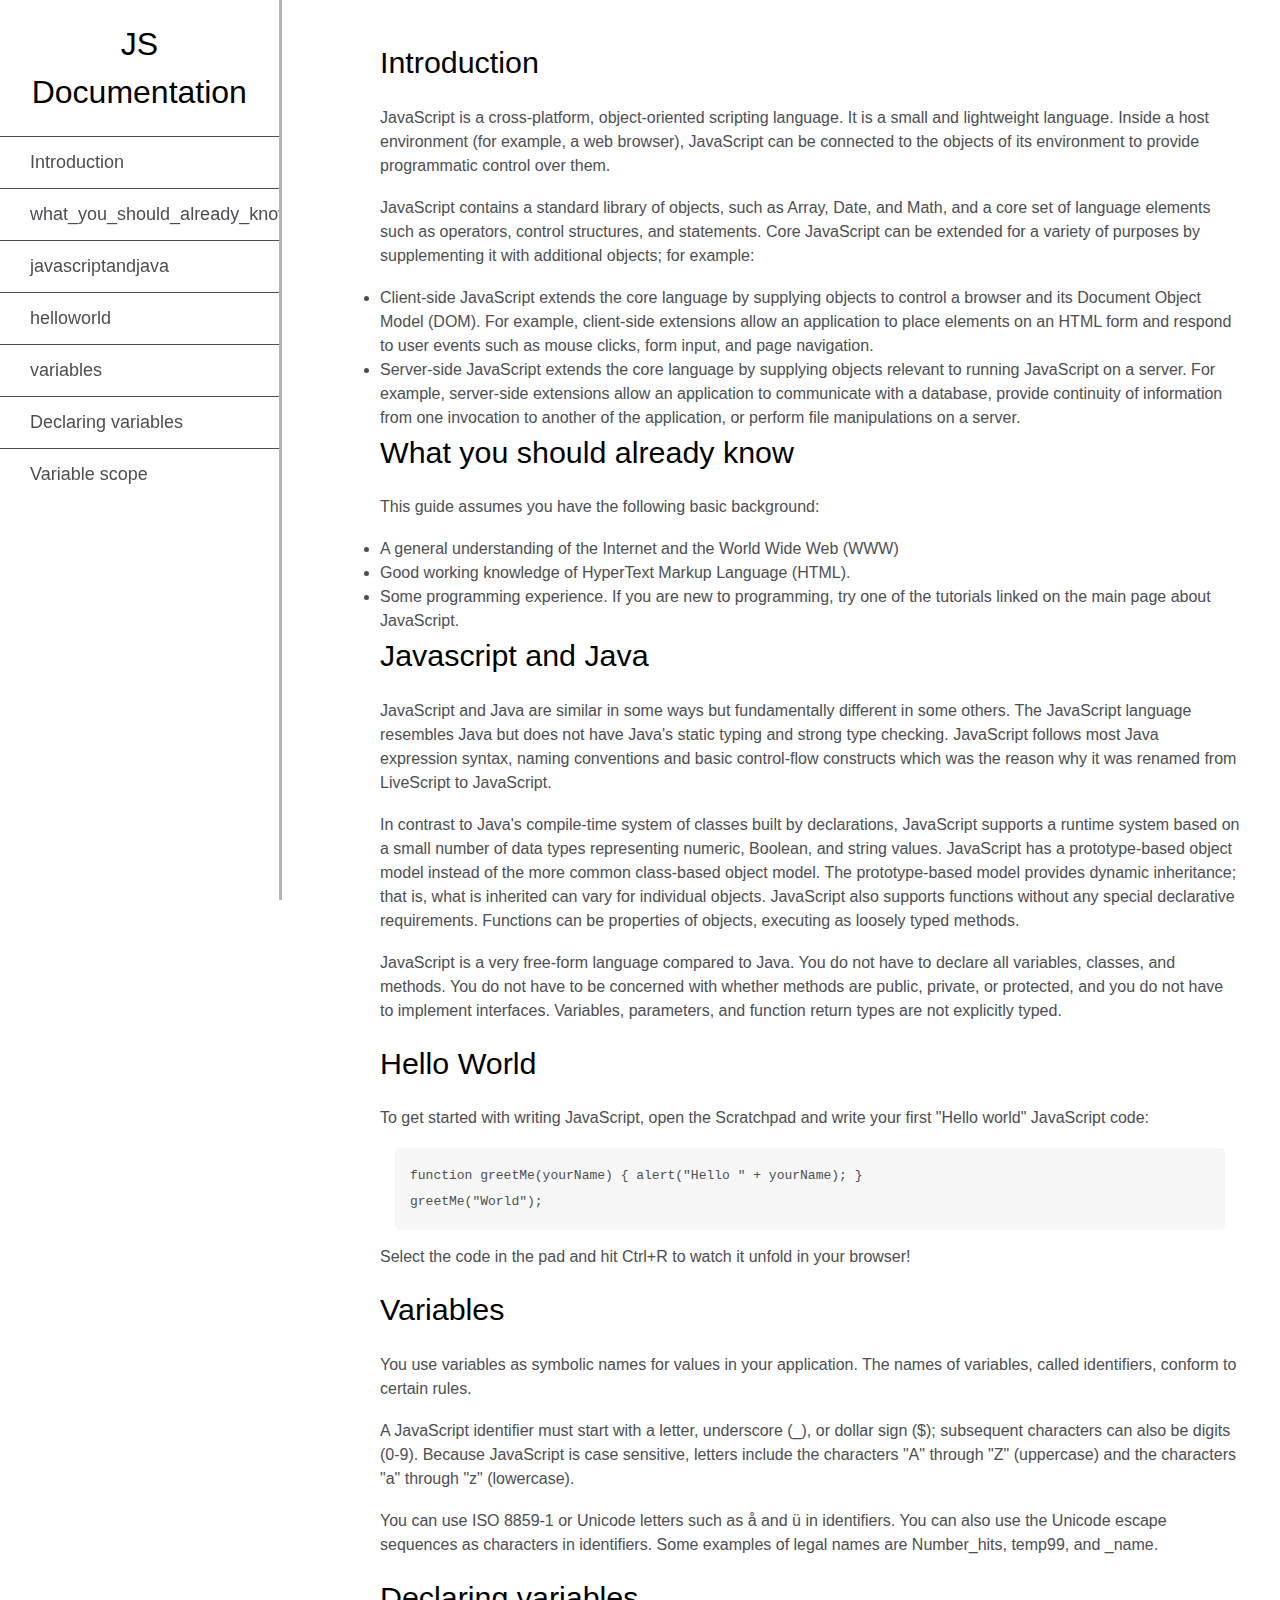
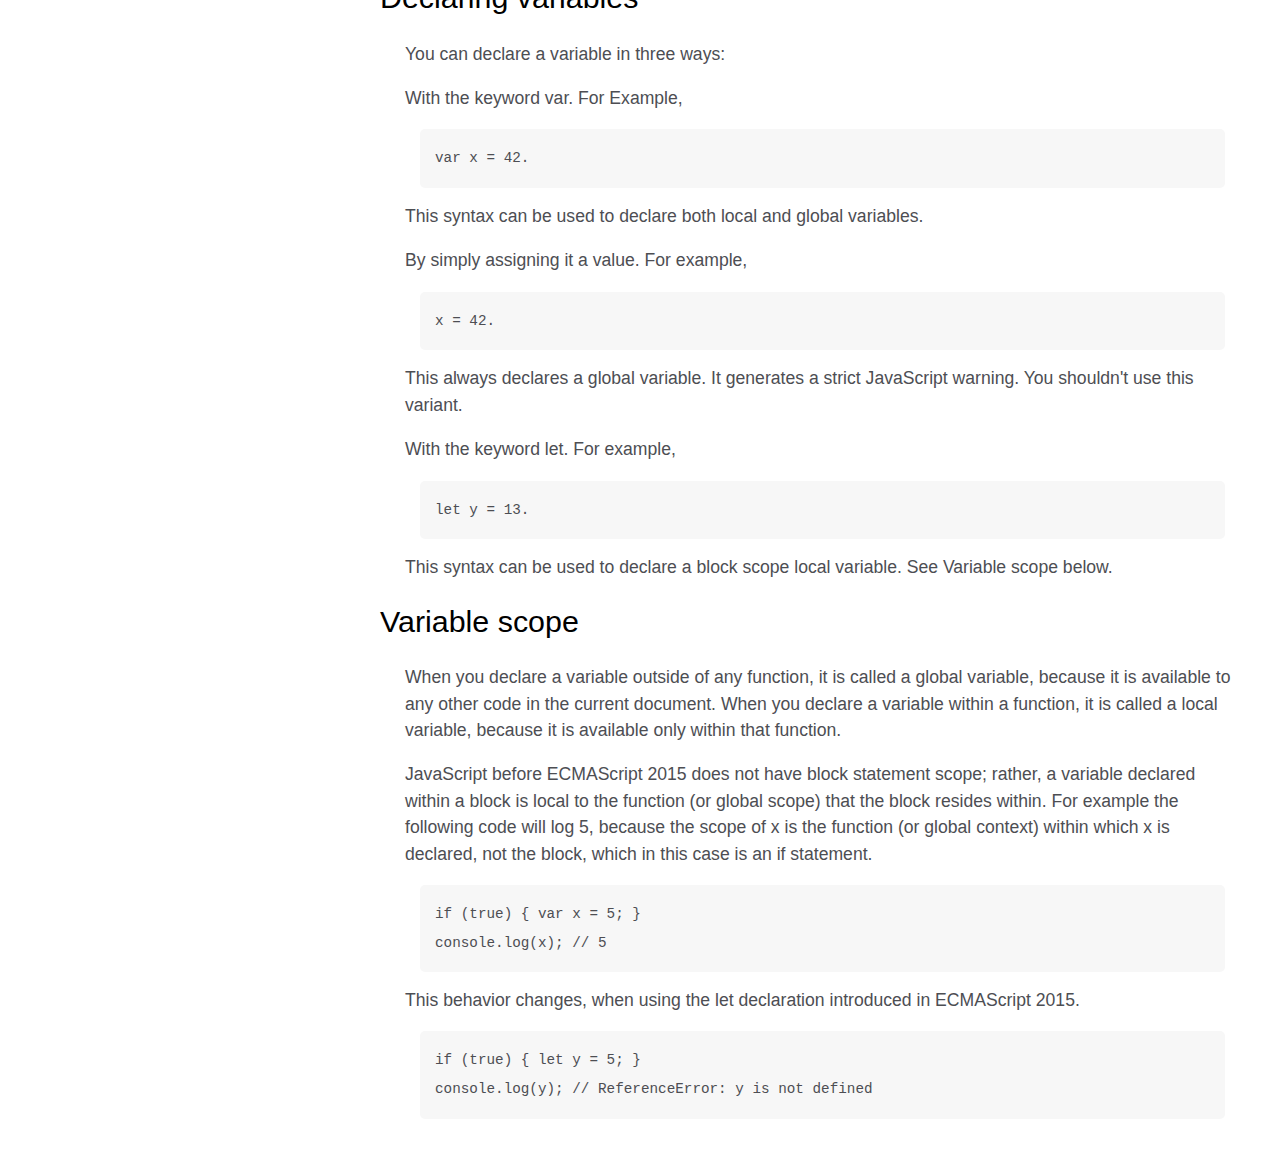
<file: docum 2/index1.html>
<!DOCTYPE html>
<html lang="en">
<head>
    <meta charset="UTF-8">
    <meta name="viewport" content="width=device-width, initial-scale=1.0">
    <link rel="stylesheet" href="styles1.css">
    <title>Documentation</title>
</head>
<body>
    <nav id="navbar">
        <header>JS Documentation</header>
        <a class="nav-link" href="#introduction">Introduction</a>
        <a class="nav-link" href="#what_you_should_already_know">what_you_should_already_know</a>
        <a class="nav-link" href="#javasciptandjava">javascriptandjava</a>
        <a class="nav-link" href="#helloworld">helloworld</a>
        <a class="nav-link" href="#variables">variables</a>
        <a class="nav-link" href="#Declaring_variables">Declaring variables</a>
        <a class="nav-link" href="#Variable_scope">Variable scope</a>
    </nav>
    <main id="main-doc">
        <section class="main-section" id="introduction">
            <header>Introduction</header>
            <p>JavaScript is a cross-platform, object-oriented scripting language. 
                It is a small and lightweight language. Inside a host environment 
                (for example, a web browser), JavaScript can be connected to the objects of its 
                environment to provide programmatic control over them.</p>
            <p>JavaScript contains a standard library of objects, 
                such as Array, Date, and Math, and a core set of language elements such as 
                operators, control structures, and statements. Core JavaScript can be extended for a 
                variety of purposes by supplementing it with additional objects; for example:
            </p></p>
            <ul>
                <li>Client-side JavaScript extends the core language by supplying objects to 
                    control a browser and its Document Object Model (DOM). 
                    For example, client-side extensions allow an application to place elements on 
                    an HTML form and respond to user events such as mouse clicks, form input, and 
                    page navigation.
                </li>
                <li>Server-side JavaScript extends the core language by supplying objects 
                    relevant to running JavaScript on a server. 
                    For example, server-side extensions allow an application to communicate 
                    with a database, provide continuity of information from one invocation to 
                    another of the application, or perform file manipulations on a server.
                </li>

            </ul>
        </section>
        <section class="main-section" id="what_you_should_already_know">
            <header>What you should already know</header>
            <p>This guide assumes you have the following basic background:</p>
            <ul>
                <li>A general understanding of the Internet and the World Wide Web (WWW)</li>
                <li>Good working knowledge of HyperText Markup Language (HTML).</li>
                <li>Some programming experience. If you are new to programming, try one of the 
                    tutorials linked on the main page about JavaScript.</li>
            </ul>
        </section>
        <section class="main-section" id="javascriptandjava">
            <header>Javascript and Java</header>
            <p>JavaScript and Java are similar in some ways but fundamentally different in some 
                others. The JavaScript language resembles Java but does not have Java's static typing 
                and strong type checking. JavaScript follows most Java expression syntax, 
                naming conventions and basic control-flow constructs which was the reason why it was 
                renamed from LiveScript to JavaScript.</p>
            <p>In contrast to Java's compile-time system of classes built by declarations, 
                JavaScript supports a runtime system based on a small number of data types 
                representing numeric, Boolean, and string values. JavaScript has a prototype-based 
                object model instead of the more common class-based object model. The prototype-based 
                model provides dynamic inheritance; that is, what is inherited can vary for 
                individual objects. JavaScript also supports functions without any special declarative 
                requirements. Functions can be properties of objects, executing as loosely typed 
                methods.</p>
            <p>JavaScript is a very free-form language compared to Java. 
                You do not have to declare all variables, classes, and methods. 
                You do not have to be concerned with whether methods are public, private, or 
                protected, and you do not have to implement interfaces. Variables, parameters, and 
                function return types are not explicitly typed.</p>
            
        </section>
        <section class="main-section" id="helloworld">
            <header>Hello World</header>
            <p>To get started with writing JavaScript, open the Scratchpad and write your first 
                "Hello world" JavaScript code:</p>
            <code>function greetMe(yourName) { alert("Hello " + yourName); }<br>
                greetMe("World");</code>
            <p>Select the code in the pad and hit Ctrl+R to watch it unfold in your browser!</p>
            
        </section>
        <section class="main-section" id="variables">
            <header>Variables</header>
            <p>
                You use variables as symbolic names for values in your application. 
                The names of variables, called identifiers, conform to certain rules.
            </p>
            <p>
                A JavaScript identifier must start with a letter, underscore (_), or dollar sign ($); 
                subsequent characters can also be digits (0-9). Because JavaScript is case sensitive, 
                letters include the characters "A" through "Z" (uppercase) and the characters "a" 
                through "z" (lowercase).
            </p>
            <p>
                You can use ISO 8859-1 or Unicode letters such as å and ü in identifiers. 
                You can also use the Unicode escape sequences as characters in identifiers. 
                Some examples of legal names are Number_hits, temp99, and _name.
            </p>
        </section>
        <section class="main-section" id="Declaring_variables">
            <header>Declaring variables</header>
            <article>
                <p>You can declare a variable in three ways:</p>
                <p>With the keyword var. For Example,</p>
                <code>var x = 42.</code>
                <p>This syntax can be used to declare both local and global variables.</p>
                <p>By simply assigning it a value. For example,</p>
                <code>x = 42.</code>
                <p>This always declares a global variable. It generates a strict JavaScript warning. You shouldn't use this variant.</p>
                <p>With the keyword let. For example,</p>
                <code>let y = 13.</code>
                <p>This syntax can be used to declare a block scope local variable. See Variable scope below.</p>
            </article>
        </section>
        <section class="main-section" id="Variable_scope">
            <header>Variable scope</header>
            <article>
                <p>
                    When you declare a variable outside of any function, it is called a global variable, 
                    because it is available to any other code in the current document. When you declare 
                    a variable within a function, it is called a local variable, because it is 
                    available only within that function.
                </p>
                <p>
                    JavaScript before ECMAScript 2015 does not have block statement scope; 
                    rather, a variable declared within a block is local to the function 
                    (or global scope) that the block resides within. For example the following code 
                    will log 5, because the scope of x is the function (or global context) within which 
                    x is declared, not the block, which in this case is an if statement.
                </p>
                <code>if (true) { var x = 5; } <br>console.log(x); // 5</code>
                <p>This behavior changes, when using the let declaration introduced in ECMAScript 2015.</p>
                <code>
                    if (true) { let y = 5; } <br>console.log(y); // ReferenceError: y is
                    not defined
                </code>
            </article>
        </section>
    </main>
</body>
</html>
</file>
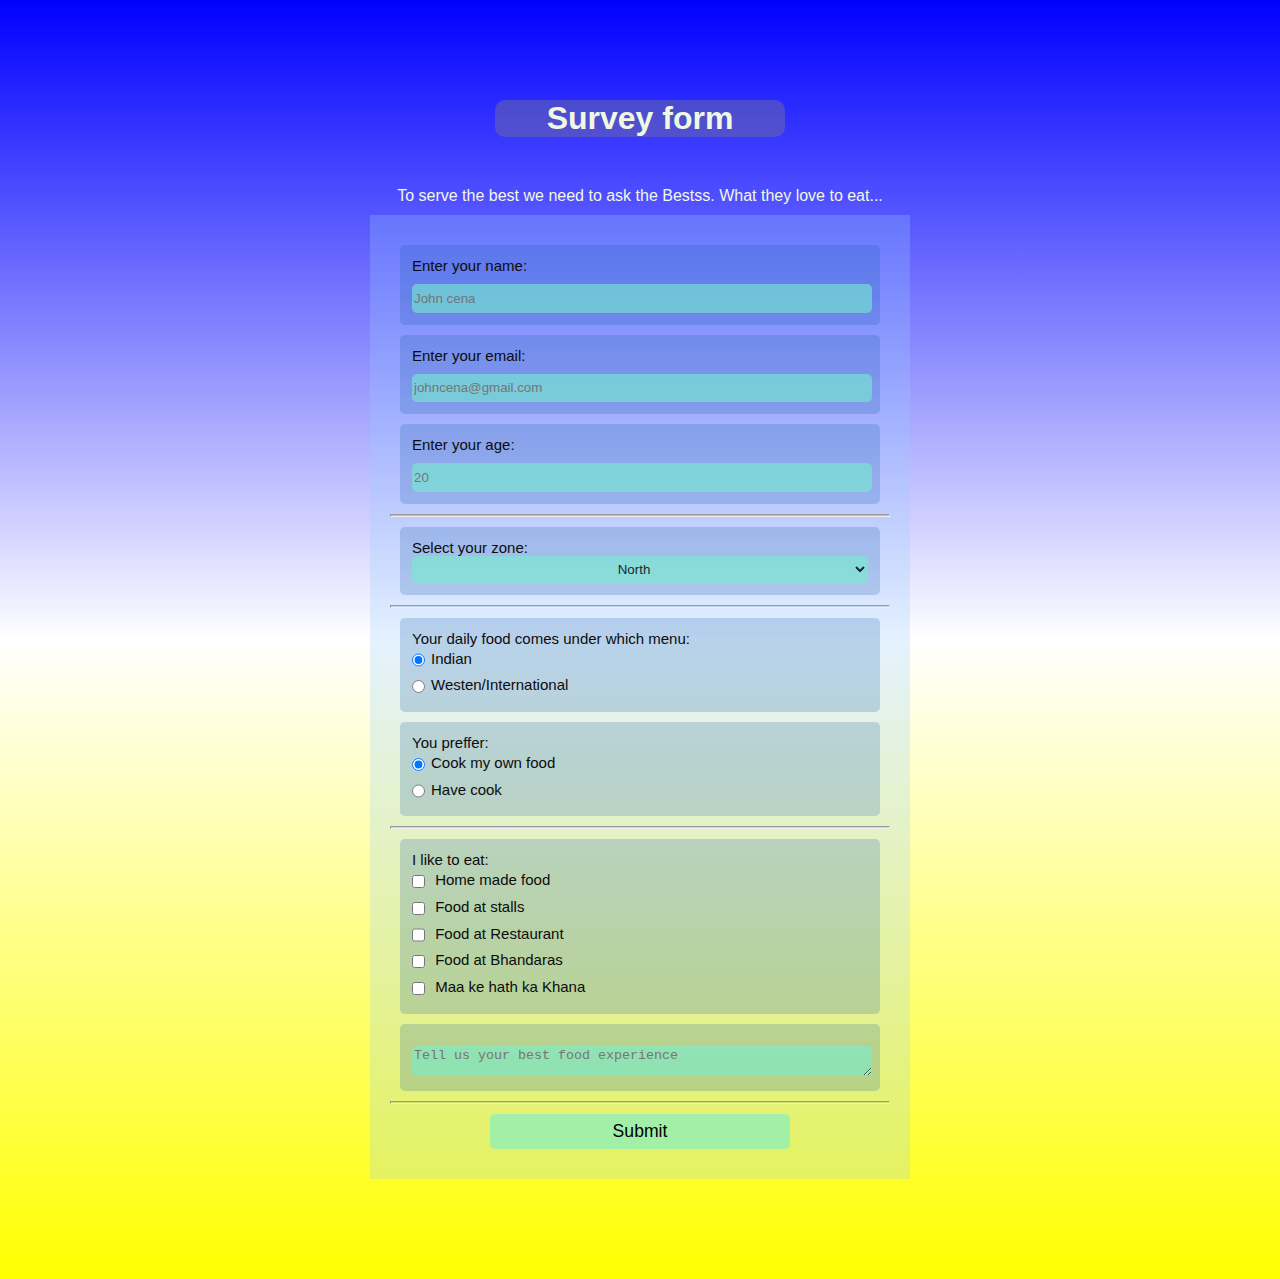
<file: survey form/Surveyform.html>
<!DOCTYPE html>
<html>

<head>
    <meta charset="UTF-8">
    <meta name="viewport" content="width=device-width, initial-scale=1.0">
    <title>Survey Form</title>
    <link rel="stylesheet" href="styles1.css">
</head>

<body>
    <h1 id="title">Survey form</h1>
    <p id="description">To serve the best we need to ask the Bestss. What they love to eat...</p>
    <form id="survey-form" method="post" action='https://survey-form'>
        <label id="name-label">Enter your name: <input class="info" id="name" type="text" placeholder="John cena" required></label>
        <label id="email-label">Enter your email: <input class="info" id="email" type="email" placeholder="johncena@gmail.com"
                required></label>
        <label id="number-label">Enter your age: <input class="info" id="number" type="number" min=10 max="80"
                placeholder="20"></label>
        <hr>
        <label id="selection">Select your zone:
            <select id="dropdown">
                <option>North</option>
                <option>South</option>
                <option>East</option>
                <option>Mid-West</option>
            </select>
            
        </label>
        <hr>

        <label>Your daily food comes under which menu:<br>
            <input class="rbtn1" type="radio" name="dmeal" value="Indian" checked>Indian<br>
            <input class="rbtn1" type="radio" name="dmeal" value="International">Westen/International
        </label>

        <label>You preffer:<br>
            <input class="rbtn1" type="radio" name="making" value="self" checked>Cook my own food<br>
            <input class="rbtn1" type="radio" name="making" value="hvcook">Have cook<br>
        </label>
        <hr>
        <label>I like to eat:<br>
            <input  class="check1" type="checkbox" value="home"> Home made food <br>
            <input class="check1"  type="checkbox" value="stall"> Food at stalls <br>
            <input class="check1"  type="checkbox" value="restra"> Food at Restaurant <br>
            <input class="check1"  type="checkbox" value="bhandara"> Food at Bhandaras <br>
            <input class="check1"  type="checkbox" value="maa"> Maa ke hath ka Khana <br>
        </label>
        <label><textarea id="comment" placeholder="Tell us your best food experience" rows="5" cols="30"></textarea></label>
        <hr>
        <input id="submit" type="submit" value="Submit">
    </form>
</body>
</file>
<file: Documentation/styles.css>
*{
    font-family:'Segoe UI', Tahoma, Geneva, Verdana, sans-serif;
    color:rgb(215, 240, 247);
    margin: 0;
    padding: 0;
    word-spacing: 1.5px;
    line-height: 30px;
    
}

#header{
    font-size: medium;  
    margin: auto; 
    padding: 20px;
    border: 2px solid rgb(0, 0, 0);
}
nav{
    position: fixed;
    top:0;
    left: 0;
    background-color: rgba(12, 98, 69, 0.997);
    width:20vw;
    height: fit-content;
    overflow:auto;
}
nav>ul>li{
    padding:20px;
    list-style-type: none;
    border: 2px solid rgb(0, 0, 0);
}
.nav-link{
    padding:20px;
    text-decoration: none;
}
#main-doc{
    position: relative;
    top:0;
    margin-left: 20%;
    background-color:rgb(56, 56, 88);
    text-align: left;
    
}
.main-section{
    padding: 1em 5em;
    /* margin: 10px; */

}
header{
    padding: 1em 0;
    font-size: larger;
    font-weight: 700;
}
ul{
    list-style-type: disc;

}
p{
    padding: 20px 0;
    display: inline;
    margin: 10px;
}
#ml-vs-ai>p{
    display: block;
}
.main-section>ul>li>header{
    font-weight:bold;
    display: inline;
    margin-right: 10px;
    
}
.main-section>ul>li{
    margin: 20px;
}
pre{
    background-color: rgba(255, 255, 255, 0.216);
    margin:20px;
    padding: 10px;
    font-family:monospace;
    overflow: auto;
}
#resources>ul>li{
    display: inline;
}
@media screen and (max-width: 600px){
    #navbar{
        overflow: auto;
        width: 100%;
        height: 20vh;
        position: fixed;
        top:0;
        left: auto;
        right:auto;

    }
    #main-doc{
        margin:20vh 0 0 0;
        width: 100vw;

    }
}
</file>
<file: feeries wheel/styles.css>
.wheel {
  border: 2px solid black;
  border-radius: 50%;
  margin-left: 50px;
  position: absolute;
  height: 55vw;
  width: 55vw;
  max-width: 500px;
  max-height: 500px;
  animation-name: wheel;
  animation-duration: 10s;
  animation-iteration-count: infinite;
  animation-timing-function: linear;
}
.line {
  background-color: black;
  width: 50%;
  height: 2px;
  position: absolute;
  top: 50%;
  left: 50%;
  transform-origin: 0% 0%;
}
.line:nth-of-type(2) {
  transform: rotate(60deg);
}
.line:nth-of-type(3) {
  transform: rotate(120deg);
}
.line:nth-of-type(4) {
  transform: rotate(180deg);
}
.line:nth-of-type(5) {
  transform: rotate(240deg);
}
.line:nth-of-type(6) {
  transform: rotate(300deg);
}
.cabin {
  background-color: red;
  width: 20%;
  height: 20%;
  position: absolute;
  border: 2px solid;
  transform-origin: 50% 0%;
  animation: cabins 10s ease-in-out infinite;
}
.cabin:nth-of-type(1) {
  right: -8.5%;
  top: 50%;
}
.cabin:nth-of-type(2) {
  right: 17%;
  top: 93.5%;
}
.cabin:nth-of-type(3) {
  right: 67%;
  top: 93.5%;
}
.cabin:nth-of-type(4) {
  left: -8.5%;
  top: 50%;
}
.cabin:nth-of-type(5) {
  left: 17%;
  top: 7%;
}
.cabin:nth-of-type(6) {
  right: 17%;
  top: 7%;
}
@keyframes wheel {
   0% {
     transform: rotate(0deg);
   }
   100% {
     transform: rotate(360deg);
   }
}
@keyframes cabins {
  0% {
    transform: rotate(0deg);
  }
  25% {
    background-color: yellow;
  }
  50% {
    background-color: purple;
  }
  75%{
    background-color: yellow;
  }
  100% {
    transform: rotate(-360deg);
  }
}
</file>
<file: penguin/styles.css>
:root {
  --penguin-face: white;
  --penguin-picorna: orange;
  --penguin-skin: gray;
}
body {
  background: linear-gradient(45deg, rgb(118, 201, 255), rgb(247, 255, 222));
  margin: 0;
  padding: 0;
  width: 100%;
  height: 100vh;
  overflow: hidden;
}
.left-mountain {
  width: 300px;
  height: 300px;
  background: linear-gradient(rgb(203, 241, 228), rgb(80, 183, 255));
  position: absolute;
  transform: skew(0deg, 44deg);
  z-index: 2;
  margin-top: 100px;
}
.back-mountain {
  width: 300px;
  height: 300px;
  background: linear-gradient(rgb(203, 241, 228), rgb(47, 170, 255));
  position: absolute;
  z-index: 1;
  transform: rotate(45deg);
  left: 110px;
  top: 225px;
}
.sun {
  width: 200px;
  height: 200px;
  background-color: yellow;
  position: absolute;
  border-radius: 50%;
  top: -75px;
  right: -75px;
}
.penguin {
  width: 300px;
  height: 300px;
  margin: auto;
  margin-top: 75px;
  z-index: 4;
  position: relative;
  transition: transform 1s ease-in-out 0ms;
}
.penguin * {
  position: absolute;
}
.penguin:active {
  transform: scale(1.5);
  cursor: not-allowed;
}
.penguin-head {
  width: 50%;
  height: 45%;
  background: linear-gradient(
    45deg,
    var(--penguin-skin),
    rgb(239, 240, 228)
  );
  border-radius: 70% 70% 65% 65%;
  top: 10%;
  left: 25%;
  z-index: 1;
}
.face {
  width: 60%;
  height: 70%;
  background-color: var(--penguin-face);
  border-radius: 70% 70% 60% 60%;
  top: 15%;
}
.face.left {
  left: 5%;
}
.face.right {
  right: 5%;
}
.chin {
  width: 90%;
  height: 70%;
  background-color: var(--penguin-face);
  top: 25%;
  left: 5%;
  border-radius: 70% 70% 100% 100%;
}
.eye {
  width: 15%;
  height: 17%;
  background-color: black;
  top: 45%;
  border-radius: 50%;
}
.eye.left {
  left: 25%;
}
.eye.right {
  right: 25%;
}
.eye-lid {
  width: 150%;
  height: 100%;
  background-color: var(--penguin-face);
  top: 25%;
  left: -23%;
  border-radius: 50%;
}
.blush {
  width: 15%;
  height: 10%;
  background-color: pink;
  top: 65%;
  border-radius: 50%;
}
.blush.left {
  left: 15%;
}
.blush.right {
  right: 15%;
}
.beak {
  height: 10%;
  background-color: var(--penguin-picorna);
  border-radius: 50%;
}
.beak.top {
  width: 20%;
  top: 60%;
  left: 40%;
}
.beak.bottom {
  width: 16%;
  top: 65%;
  left: 42%;
}
.shirt {
  font: bold 25px Helvetica, sans-serif;
  top: 165px;
  left: 127.5px;
  z-index: 1;
  color: #6a6969;
}
.shirt div {
  font-weight:  initial;
  top: 22.5px;
  left: 12px;
}
.penguin-body {
  width: 53%;
  height: 45%;
  background: linear-gradient(
    45deg,
    rgb(134, 133, 133) 0%,
    rgb(234, 231, 231) 25%,
    white 67%
  );
  border-radius: 80% 80% 100% 100%;
  top: 40%;
  left: 23.5%;
}
.penguin-body::before {
  content: "";
  position: absolute;
  width: 50%;
  height: 45%;
  background-color: var(--penguin-skin);
  top: 10%;
  left: 25%;
  border-radius: 0% 0% 100% 100%;
  opacity: 70%;
}
.arm {
  width: 30%;
  height: 60%;
  background: linear-gradient(
    90deg,
    var(--penguin-skin),
    rgb(209, 210, 199)
  );
  border-radius: 30% 30% 30% 120%;
  z-index: -1;
}
.arm.left {
  top: 35%;
  left: 5%;
  transform-origin: top left; 
  transform: rotate(130deg) scaleX(-1);
  animation: 3s linear infinite wave;
}
.arm.right {
  top: 0%;
  right: -5%;
  transform: rotate(-45deg);
}
@keyframes wave {
  10% {
    transform: rotate(110deg) scaleX(-1);
  }
  20% {
    transform: rotate(130deg) scaleX(-1);
  }
  30% {
    transform: rotate(110deg) scaleX(-1);
  }
  40% {
    transform: rotate(130deg) scaleX(-1);
  }
}
.foot {
  width:  15%;
  height: 30%;
  background-color: var(--penguin-picorna);
  top: 85%;
  border-radius: 50%;
  z-index: -1;
}
.foot.left {
  left: 25%;
  transform: rotate(80deg);
}
.foot.right {
  right: 25%;
  transform: rotate(-80deg);
}
.ground {
  width: 100vw;
  height: 400px;
  background: linear-gradient(90deg, rgb(88, 175, 236), rgb(182, 255, 255));
  z-index: 3;
  position: absolute;
  margin-top: -58px;
  height: calc(100vh - 300px);
}
</file>
<file: portfolio/styles.css>
* {
    margin: 0;
    padding: 0;
}

body {
    overflow-x: hidden;

}

/* nav design */
.nav {
    display: flex;
    justify-content: flex-end;
    position: fixed;
    left: 0;
    top: 0;
    background-color: rgb(217, 247, 248);
    width: 100vw;
    height: 50px;
    align-items: center;
    font-family: "Righteous", sans-serif;
    font-weight: 200;
    z-index: 1;

}

#navbar>ul>li {
    margin: 25px;
    display: inline;
}

a {
    text-decoration: none;
    color: rgb(13, 48, 92);
}

/* main */


/* main > welcome section design */
#welcome-section {
    background-color: rgb(144, 205, 207);
    width: 100vw;
    height: 100vh;
    display: flex;
    flex-direction: column;
    justify-content: center;
    align-items: center;


}

#welcome-section h1,
.welcome {
    font-family: "Fascinate Inline", system-ui;
    font-weight: 400;
    font-size: 3em;
    font-style: normal;
    width: inherit;
    text-align: center;
}

#welcome-section p {
    color: rgb(11, 134, 128);
}

.waving-hand {
    animation-name: wave-animation;
    animation-duration: 2.5s;
    animation-iteration-count: infinite;
    transform-origin: 70% 70%;
    display: inline-block;
}

@keyframes wave-animation {
    0% {
        transform: rotate(0.0deg)
    }

    15% {
        transform: rotate(14.0deg)
    }

    /* The following five values can be played with to make the waving more or less extreme */
    30% {
        transform: rotate(-8.0deg)
    }

    40% {
        transform: rotate(14.0deg)
    }

    50% {
        transform: rotate(-4.0deg)
    }

    60% {
        transform: rotate(10.0deg)
    }

    70% {
        transform: rotate(0.0deg)
    }

    /* Reset for the last half to pause */
    100% {
        transform: rotate(0.0deg)
    }
}

/* main > project */

#projects h1 {
    text-align: center;
    text-decoration: none;
    margin: 30px 20px;
    letter-spacing: 10px;
    font-weight: 200;
    font-size: 40px;
    text-shadow: 10px 5px 15px rgb(85, 85, 135);
    color: rgb(43, 37, 27)
}

#projects {
    width: inherit;
    padding: 50px;
    font-family: "Righteous", sans-serif;
    background-color: cadetblue;
    box-sizing: border-box;


}

.project-tile {
    box-shadow: 5px 5px 10px rgba(19, 8, 172, 0.338);

}

.project-div {
    display: grid;
    grid-template-columns: repeat(auto-fit, minmax(320px, 1fr));
    gap: 4rem;
    justify-content: center;
    padding-top: 30px;
}

.project-image {
    width: 100%;
    height: calc(100% - 4rem);
    object-fit: cover;
}

img {
    display: block;

}

.project-title {
    text-align: center;
    padding: 20px;
    font-size: 20px;
}

#projects .project-tile {
    /* border: 2px solid black;  */
    background-color: rgb(108, 118, 171);
}

.code {
    color: rgb(108, 118, 171);
    transition: color 0.3s ease-out;

}

.project-tile:hover .code {
    color: rgb(255, 72, 0);
}

/* for show all btn */

.btn {
    display: block;
    width: 150px;
    height: 40px;
    box-shadow: 5px 5px;
    text-align: center;
    align-content: center;
    margin: 50px auto;
    background-color: rgb(172, 186, 248);
}

.code-show {
    color: rgb(172, 186, 248);
    transition: color 0.3s ease-out;
}

.btn:hover .code-show {
    color: rgb(255, 72, 0);
}

/* main > contact */
#contact {
    position: relative;
    background-color: rgb(62, 109, 110);
    width: inherit;
    height: 90vh;
    align-content: center;
    font-family: "VT323", monospace;
    text-align: center;

}

#contact h1 {
    font-size: 70px;
    margin: 0 auto;
    color: azure;
}

.connect {
    display: flex;
    justify-content: space-around;
    list-style: none;
    margin: 5rem;
}

.icon {
    font-size: 3rem;
}

.connect-text {
    font-size: 1rem;
    display: block;
    color: rgb(62, 109, 110);
    transform: color 0.3s ease-out;
}

.connect1 {
    color: rgb(224, 53, 204);
}

.connect2 {
    color: rgb(0, 0, 0);
}

.connect3 {
    color: rgb(34, 111, 226);
}

.connect4 {
    color: rgb(193, 11, 11);
}

.connect1:hover {
    text-shadow: 5px 10px 20px rgb(58, 56, 56);

    .connect-text {
        color: rgb(224, 53, 204);
    }
}

.connect2:hover {
    text-shadow: 5px 10px 20px rgb(58, 56, 56);

    .connect-text {
        color: rgb(0, 0, 0);
    }
}

.connect3:hover {
    text-shadow: 5px 10px 20px rgb(58, 56, 56);

    .connect-text {
        color: rgb(34, 111, 226);
    }
}

.connect4:hover {
    text-shadow: 5px 10px 20px rgb(58, 56, 56);

    .connect-text {
        color: rgb(193, 11, 11);
    }
}



/* footer */

footer {
    font-weight: 300;
    display: flex;
    justify-content: space-evenly;
    border-top: 4px solid red;
    background-color: rgb(36, 65, 66);
    color: azure;
    font-size: large;
    font-family: "Righteous", sans-serif;
    word-spacing: 7px;
    height:10vh;
    align-items: center;
}
.footer{
    display: flex;
    flex-direction: row;
    justify-content: center;
}


/* media query */

@media (max-width: 28.75em) {
    #welcome-section > h1 {
      font-size: 4rem;
    }
  }
</file>
<file: product landing page/styles.css>
* {
    margin: 0;
    padding: 0;
}

body {
    background-color: rgba(255, 235, 205, 0.178);
    font-family: 'Gill Sans', 'Gill Sans MT', Calibri, 'Trebuchet MS', sans-serif;

}

h1 {
    font-size: medium;
    display: inline;
    position: absolute;
    padding: 20px 0;
}

#header-img {
    height: auto;
    width: 80px;
    display: inline;
    margin: 0 0 0 2em;
}

#header {
    width: inherit;
    padding: 20px;
    display: flex;
    justify-content: space-between;
    font-family: 'Lucida Sans', 'Lucida Sans Regular', 'Lucida Grande', 'Lucida Sans Unicode', Geneva, Verdana, sans-serif;
}

#nav-bar {
    padding: 10px 10px;
    justify-content: end;
}

label {
    font-size: larger;
    font-family: "Special Gothic Expanded One", sans-serif;
    font-weight: 400;
    font-style: normal;


}

a {
    text-decoration: none;
    color: black;

}

#nav-bar>ul>li {
    display: inline-block;
    padding: 5px;
}


main {
    font-family: 'Gill Sans', 'Gill Sans MT', Calibri, 'Trebuchet MS', sans-serif;
    text-align: center;
    margin: auto;

}

#form {
    width: 50%;
    display: flex;
    flex-direction: column;
    justify-content: center;
    align-items: center;
    margin: auto;
}

#form>label {
    display: block;
    font-size: large;
    padding: 10% 0 0 0;

}

#email {
    display: block;
    margin: 10px;
    padding: 15px 10%;
    font-size: medium;
    text-align: center;
    border: none;
    background-color: antiquewhite;
    border-radius: 5px;

}

#submit {
    padding: 10px 40px;
    font-family: 'Franklin Gothic Medium', 'Arial Narrow', Arial, sans-serif;
    font-size: larger;
    background-color: brown;
    color: whitesmoke;
}

#box {
    padding: 2em;
    font-size: large;
}

#box>h2 {
    padding: 2em;
}

.about {
    display: flex;
    margin: 10px auto;
    align-items: center;
    justify-content: center;


}

.icon {
    padding: 10px;
}

#buy {
    display: flex;
    justify-content: space-between;
    min-width: 200px;
    height: auto;
    padding: 2em;
    gap: 100px;

}

#buy>div {
    margin: auto;
    border: 2px solid gray;
    background-color: antiquewhite;

}

#buy>div>header {
    font-size: large;
    font-family: Impact, Haettenschweiler, 'Arial Narrow Bold', sans-serif;
    padding: 10px;
    background-color: rgb(254, 202, 80);

}

#buy p {
    padding: 30px;
    margin: 10px;
}

#buy>div>main>a {
    padding: 20px;
    font-size: medium;
    margin: 20px 0 20px 0;

}

a>input {
    width: 60%;
    font-size: medium;
    padding: 10px;
    margin: 10px;
    background-color: black;
    color: bisque;
}

#footer {
    background-color:bisque;
    bottom: 0;
}

#footer-nav>ul {
    list-style: none;
    display: flex;
    justify-content: flex-end;
    gap: 10px;


}

#footer>p {
    display: flex;
    justify-content: flex-end;
}

@media screen and (max-width: 600px) {
    #header>div>h1 {
        display: block;
    }

    #header {
        display: flex;
        width: 100%;
        padding: 5px 5px;
        position: fixed;
        top: 0;
        z-index: 1000;
        background-color: bisque;

    }

    #nav-bar>ul>li {
        display: block;
    }
    main{
        margin: 120px auto;
    }

    #buy {
        display: flex;
        flex-direction: column;
        justify-content: space-between;
        min-width: 200px;
        height: auto;
        padding: 2em;
        margin: auto;
    }

    #video {
        width: auto;
    }
}
</file>
<file: docum 2/styles1.css>
* {
    box-sizing: border-box;
    margin: 0;
    padding: 0;
    font-family: sans-serif;
    color: #4d4e53;
    line-height: 1.5;
    scroll-behavior: smooth;
}

/*General CSS*/

header {
    color: black;
}

code {
    font-family: monospace;
    background-color: #f7f7f7;
    padding: 15px;
    line-height: 2;
    display: block;
    margin: 15px;
    border-radius: 5px;
}

article {
    margin-left: 25px;
    font-size: 1.1em;
}

/*NavBar Related CSS*/

#navbar {
    position: fixed;
    top: 0;
    left: 0;
    width: 22%;
    height: 100%;
    border-right: solid;
    border-color: #b3b5b6;
    overflow-y: auto;
}

#navbar > header {
    position: sticky;
    top: 0;
    text-align: center;
    background-color: white;
    padding: 20px;
    font-size: 2em;
}

.nav-link {
    text-decoration: none;
    display: block;
    border-top: 1px solid;
    padding: 12px 30px;
    font-size: 18px;
}

/*Main-Doc Related CSS*/

#main-doc {
    position: absolute;
    margin-left: 340px;
    padding: 40px;
}

section > header {
    font-size: 1.9em;
}

.main-section header {
    margin-bottom: 20px;
}

.main-section p {
    margin-bottom: 18px;
}

article ul {
    margin-left: 40px;
    margin-top: 15px;
    margin-bottom: 15px;
}

article li {
    margin-bottom: 15px;
}

@media screen and (max-width: 600px) {
    #navbar {
        display: flex;
    }
}
</file>
<file: survey form/styles1.css>
body{
    font-family:'Segoe UI', Tahoma, Geneva, Verdana, sans-serif;
    background-image: linear-gradient(blue,white,yellow);
    color: rgb(239, 248, 228);
    margin: 100px auto;

}
h1{
    font-family:'Segoe UI', Tahoma, Geneva, Verdana, sans-serif;
    text-align: center;
    background-color: rgba(128, 128, 128, 0.381);
    width: 290px;
    border-radius: 10px;
    margin: 50px auto;
}
p{
    margin: 10px auto;
    width: 60%;
    text-align: center;
}
form{
    width: 80%;
    max-width: 500px;
    min-width: 300px;
    margin: 10px auto;
    padding-bottom: 20px;
}
label{
    display:block;
    padding: 12px;
    margin: 10px;
    color:rgb(12, 12, 12);
    background-color: hsla(210, 77%, 37%, 0.214);
    border-radius: 5px; 
}

#survey-form{
    padding: 20px 20px;
    font-size: 15px;
    background-color: rgba(152, 206, 254, 0.263);    
}
.info{
    height: 20px;
}
input, textarea{
    background-color: rgba(119, 236, 207, 0.6);
    border: 1px;
    border-radius: 5px;
    margin: 10px 0 0 0;
    width: 100%;
    height: 20px;
    min-height: 2em;
    
}
#dropdown{
    background-color: rgba(119, 236, 207, 0.6);
    border: 1px;
    border-radius: 5px;
    width: 100%;
    height: 2em;
    text-align: center;
    color: rgb(22, 42, 42);
}
option{
    background-color: rgba(119, 236, 207, 0.6);
    color:rgb(31, 41, 42);   
}
/* Aligning the radio buttons*/
.rbtn1{
    display: inline;
    width: unset;
    margin: 0 6px 0 0;
    height: 20px;
    vertical-align: middle;
    background-color: rgb(112, 235, 78);
    border: 0;
}
.check1{
    width: unset;
    margin: 0 6px 0 0;
    height: 20px;
    vertical-align: middle;
    background-color: red;
    border: 0;

}

hr{    
    height: 1px;
    background-color:rgba(0, 0, 0, 0.09);
}
input[type="submit"] {
    display: block;
    width: 50px;
    margin: 10px auto;
    height: 20px;
    font-size: 1.1rem;
    border-color: white;
    min-width: 300px;
}
</file>
